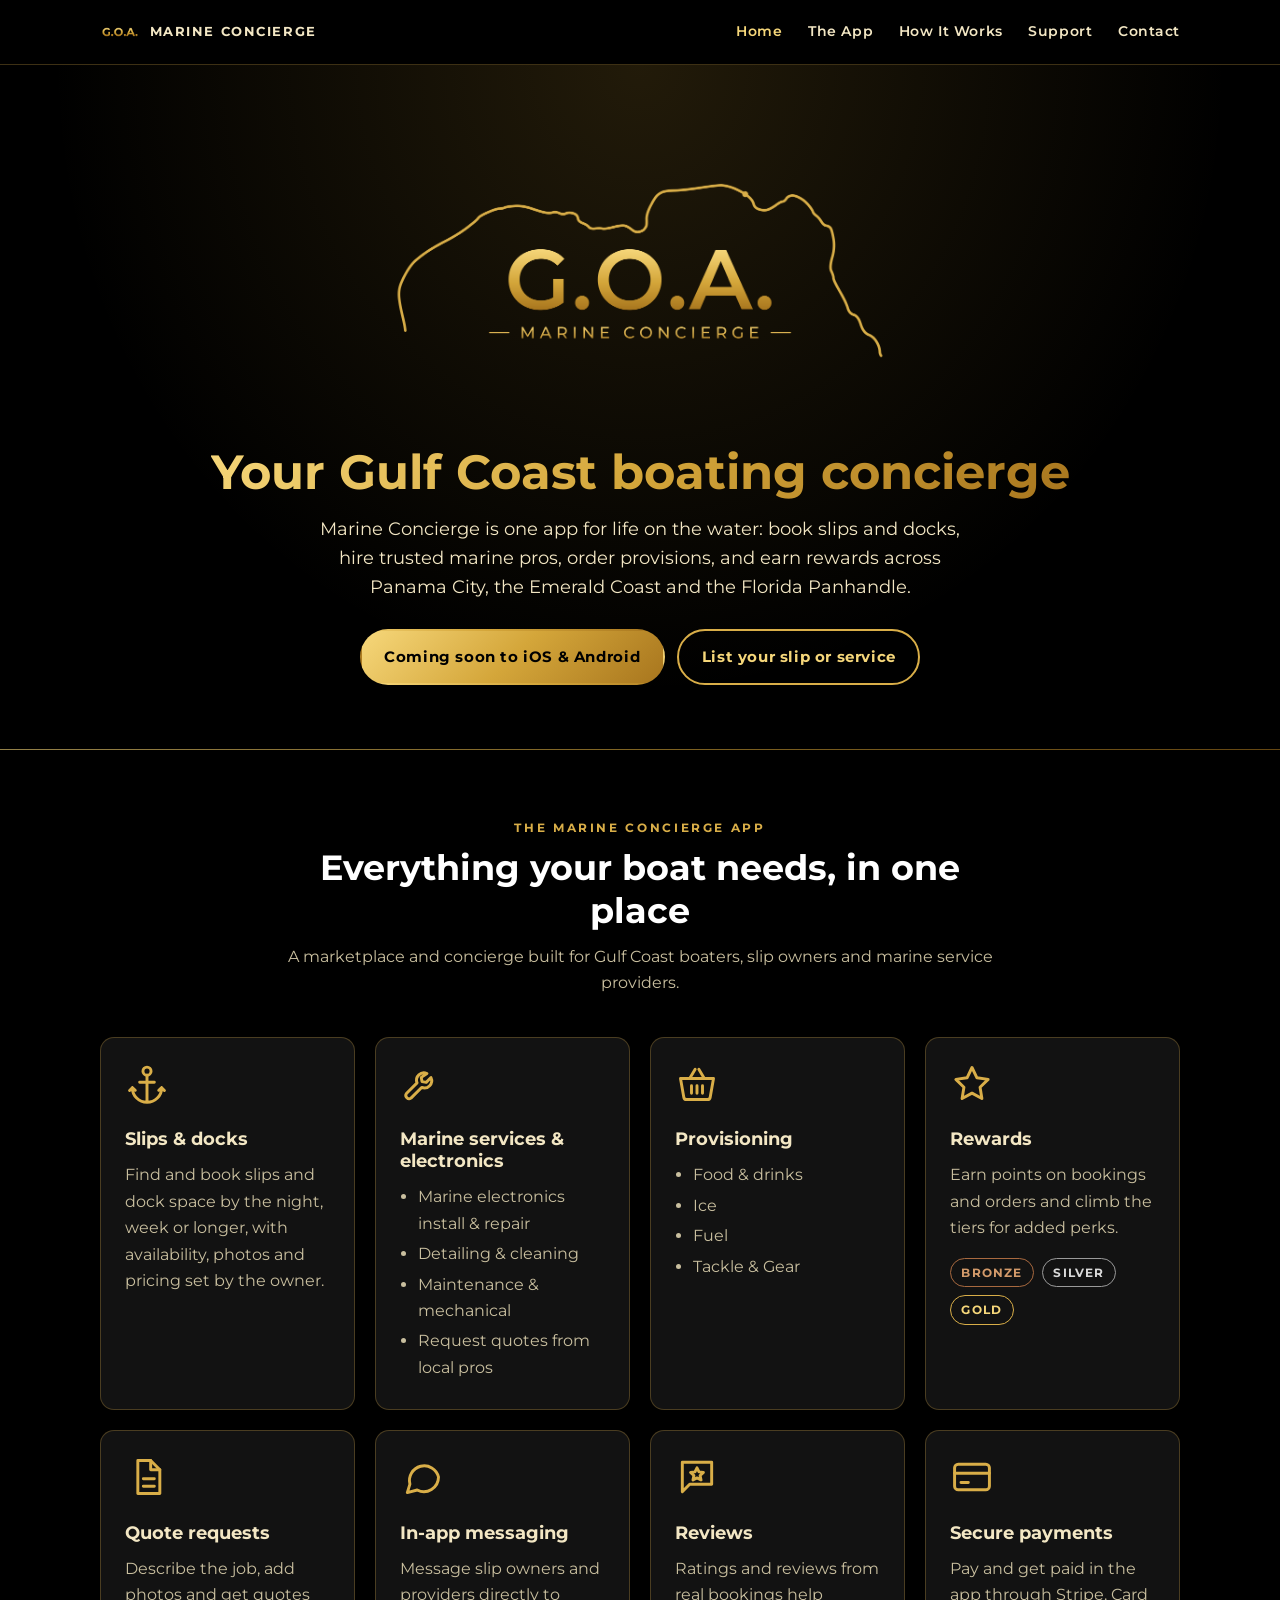
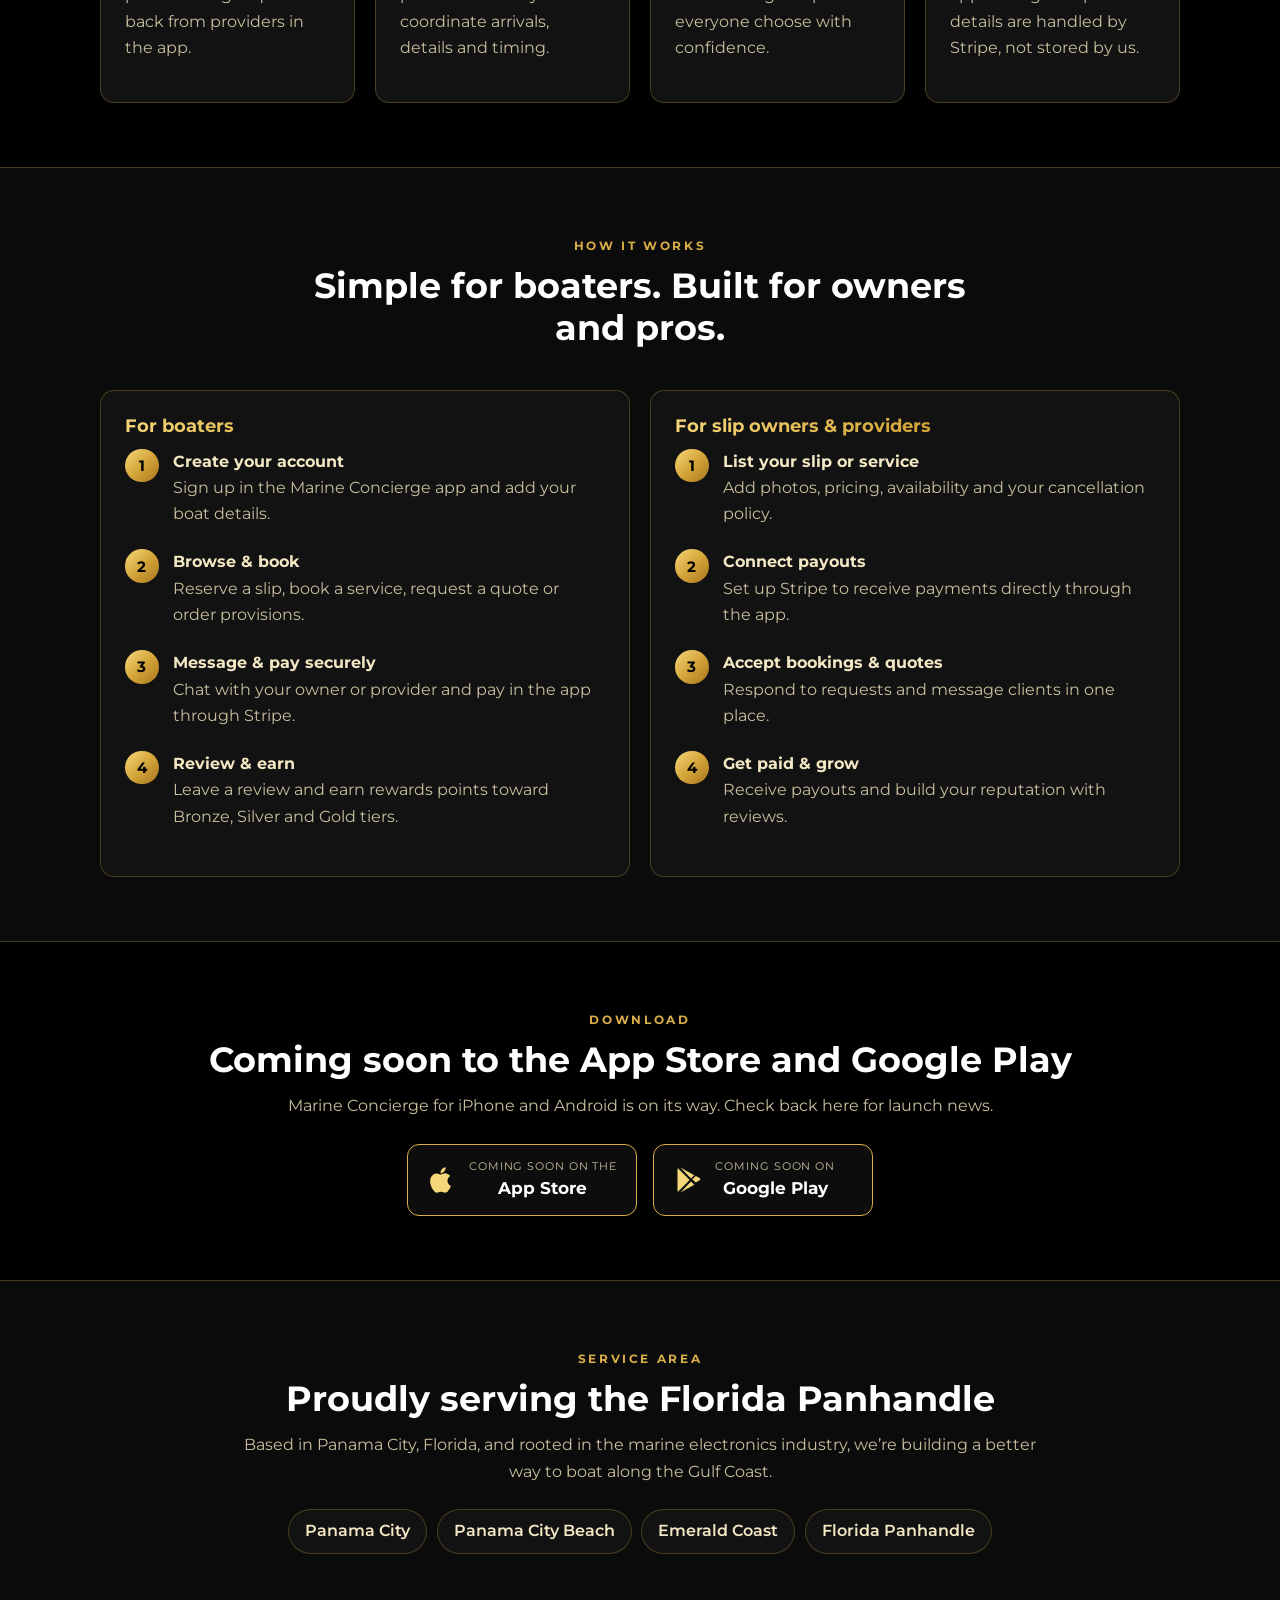
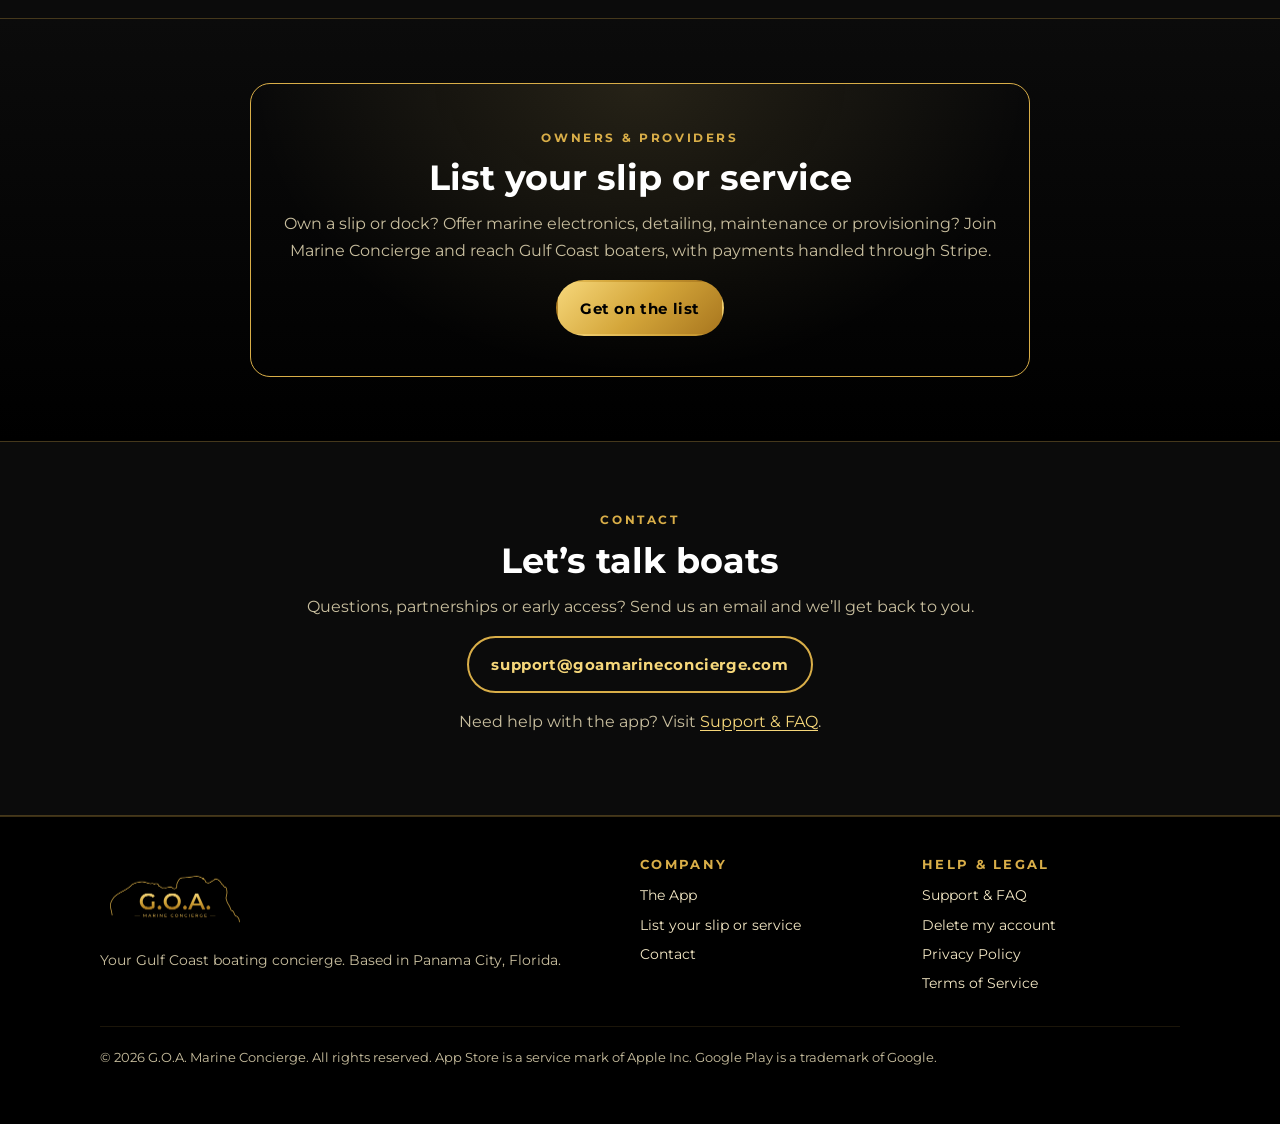
<file: index.html>
<!doctype html>
<html lang="en">
<head>
<meta charset="utf-8">
<meta name="viewport" content="width=device-width, initial-scale=1">
<title>G.O.A. Marine Concierge | Your Gulf Coast Boating Concierge</title>
<meta name="description" content="Marine Concierge app for Gulf Coast boaters: book slips and docks, marine electronics and services, provisioning, and rewards. Panama City, FL and the Florida Panhandle.">
<meta name="theme-color" content="#000000">
<link rel="canonical" href="https://goamarineconcierge.com/">
<meta property="og:type" content="website">
<meta property="og:site_name" content="G.O.A. Marine Concierge">
<meta property="og:title" content="G.O.A. Marine Concierge | Your Gulf Coast Boating Concierge">
<meta property="og:description" content="Marine Concierge app for Gulf Coast boaters: book slips and docks, marine electronics and services, provisioning, and rewards. Panama City, FL and the Florida Panhandle.">
<meta property="og:url" content="https://goamarineconcierge.com/">
<meta property="og:image" content="https://goamarineconcierge.com/assets/logo.png">
<meta property="og:image:alt" content="G.O.A. Marine Concierge logo">
<meta name="twitter:card" content="summary_large_image">
<meta name="twitter:title" content="G.O.A. Marine Concierge | Your Gulf Coast Boating Concierge">
<meta name="twitter:description" content="Marine Concierge app for Gulf Coast boaters: book slips and docks, marine electronics and services, provisioning, and rewards. Panama City, FL and the Florida Panhandle.">
<meta name="twitter:image" content="https://goamarineconcierge.com/assets/logo.png">
<link rel="icon" type="image/png" href="assets/favicon.png">
<link rel="apple-touch-icon" href="assets/favicon.png">
<link rel="preconnect" href="https://fonts.googleapis.com">
<link rel="preconnect" href="https://fonts.gstatic.com" crossorigin>
<link href="https://fonts.googleapis.com/css2?family=Montserrat:wght@400;500;600;700&amp;display=swap" rel="stylesheet">
<link rel="stylesheet" href="assets/styles.css">
</head>
<body>
<a class="skip-link" href="#main">Skip to content</a>
<header class="site-header">
  <div class="container header-inner">
    <a class="brand" href="index.html" aria-label="G.O.A. Marine Concierge home">
      <img src="assets/favicon.png" alt="" width="40" height="40">
      <span>Marine Concierge</span>
    </a>
    <button class="nav-toggle" type="button" aria-expanded="false" aria-controls="site-nav">Menu</button>
    <nav id="site-nav" class="site-nav" aria-label="Main">
      <ul><li><a href="index.html" aria-current="page">Home</a></li><li><a href="index.html#features">The App</a></li><li><a href="index.html#how">How It Works</a></li><li><a href="support.html">Support</a></li><li><a href="index.html#contact">Contact</a></li></ul>
    </nav>
  </div>
</header>
<main id="main">

<section class="hero" aria-labelledby="hero-title">
  <div class="container">
    <img class="hero-logo" src="assets/logo.png" alt="G.O.A. Marine Concierge logo: Florida Gulf Coast outline over G.O.A. Marine Concierge" width="2400" height="1600" fetchpriority="high">
    <h1 id="hero-title"><span class="gold-text">Your Gulf Coast boating concierge</span></h1>
    <p class="lead">Marine Concierge is one app for life on the water: book slips and docks, hire trusted marine pros, order provisions, and earn rewards across Panama City, the Emerald Coast and the Florida Panhandle.</p>
    <div class="btn-row">
      <a class="btn btn-gold" href="#app">Coming soon to iOS &amp; Android</a>
      <a class="btn btn-outline" href="#list">List your slip or service</a>
    </div>
  </div>
</section>

<hr class="rule">

<section id="features" aria-labelledby="features-title">
  <div class="container">
    <div class="section-head">
      <span class="eyebrow">The Marine Concierge app</span>
      <h2 id="features-title">Everything your boat needs, in one place</h2>
      <p class="muted">A marketplace and concierge built for Gulf Coast boaters, slip owners and marine service providers.</p>
    </div>
    <div class="grid grid-4">
      <article class="card"><svg class="icon" viewBox="0 0 24 24" fill="none" stroke="currentColor" stroke-width="1.6" stroke-linecap="round" stroke-linejoin="round" aria-hidden="true"><circle cx="12" cy="5" r="2.2"/><path d="M12 7.2V21M8 11h8M4 14a8 8 0 0 0 16 0M4 14l-1.5 1.5M4 14l1.6 1.4M20 14l1.5 1.5M20 14l-1.6 1.4"/></svg>
        <h3>Slips &amp; docks</h3>
        <p class="muted">Find and book slips and dock space by the night, week or longer, with availability, photos and pricing set by the owner.</p>
      </article>
      <article class="card"><svg class="icon" viewBox="0 0 24 24" fill="none" stroke="currentColor" stroke-width="1.6" stroke-linecap="round" stroke-linejoin="round" aria-hidden="true"><path d="M14.7 6.3a4 4 0 0 0-5.4 5.1L3.5 17.2a1.8 1.8 0 0 0 2.5 2.5l5.8-5.8a4 4 0 0 0 5.1-5.4l-2.6 2.6-2.3-.4-.4-2.3z"/></svg>
        <h3>Marine services &amp; electronics</h3>
        <ul>
          <li>Marine electronics install &amp; repair</li>
          <li>Detailing &amp; cleaning</li>
          <li>Maintenance &amp; mechanical</li>
          <li>Request quotes from local pros</li>
        </ul>
      </article>
      <article class="card"><svg class="icon" viewBox="0 0 24 24" fill="none" stroke="currentColor" stroke-width="1.6" stroke-linecap="round" stroke-linejoin="round" aria-hidden="true"><path d="M3 9h18l-1.8 10.2a1.5 1.5 0 0 1-1.5 1.3H6.3a1.5 1.5 0 0 1-1.5-1.3z"/><path d="M8 9l3-5M16 9l-3-5M9 13v4M15 13v4M12 13v4"/></svg>
        <h3>Provisioning</h3>
        <ul>
          <li>Food &amp; drinks</li>
          <li>Ice</li>
          <li>Fuel</li>
          <li>Tackle &amp; Gear</li>
        </ul>
      </article>
      <article class="card"><svg class="icon" viewBox="0 0 24 24" fill="none" stroke="currentColor" stroke-width="1.6" stroke-linecap="round" stroke-linejoin="round" aria-hidden="true"><path d="M12 3l2.7 5.6 6.1.9-4.4 4.3 1 6.1L12 17l-5.4 2.9 1-6.1-4.4-4.3 6.1-.9z"/></svg>
        <h3>Rewards</h3>
        <p class="muted">Earn points on bookings and orders and climb the tiers for added perks.</p>
        <div class="tiers" aria-label="Reward tiers"><span class="tier bronze">Bronze</span><span class="tier silver">Silver</span><span class="tier goldt">Gold</span></div>
      </article>
    </div>
    <div class="grid grid-4" style="margin-top:1.25rem">
      <article class="card"><svg class="icon" viewBox="0 0 24 24" fill="none" stroke="currentColor" stroke-width="1.6" stroke-linecap="round" stroke-linejoin="round" aria-hidden="true"><path d="M7 3h7l5 5v13H7z"/><path d="M14 3v5h5M10 13h6M10 17h6"/></svg><h3>Quote requests</h3><p class="muted">Describe the job, add photos and get quotes back from providers in the app.</p></article>
      <article class="card"><svg class="icon" viewBox="0 0 24 24" fill="none" stroke="currentColor" stroke-width="1.6" stroke-linecap="round" stroke-linejoin="round" aria-hidden="true"><path d="M21 12a8 8 0 0 1-11.6 7.1L4 20.5l1.4-4.6A8 8 0 1 1 21 12z"/></svg><h3>In-app messaging</h3><p class="muted">Message slip owners and providers directly to coordinate arrivals, details and timing.</p></article>
      <article class="card"><svg class="icon" viewBox="0 0 24 24" fill="none" stroke="currentColor" stroke-width="1.6" stroke-linecap="round" stroke-linejoin="round" aria-hidden="true"><path d="M4 4h16v12H8l-4 4z"/><path d="M12 7l1.1 2.2 2.4.3-1.8 1.7.5 2.4L12 12.5l-2.2 1.1.5-2.4-1.8-1.7 2.4-.3z"/></svg><h3>Reviews</h3><p class="muted">Ratings and reviews from real bookings help everyone choose with confidence.</p></article>
      <article class="card"><svg class="icon" viewBox="0 0 24 24" fill="none" stroke="currentColor" stroke-width="1.6" stroke-linecap="round" stroke-linejoin="round" aria-hidden="true"><rect x="2.5" y="5" width="19" height="14" rx="2"/><path d="M2.5 10h19M6 15h4"/></svg><h3>Secure payments</h3><p class="muted">Pay and get paid in the app through Stripe. Card details are handled by Stripe, not stored by us.</p></article>
    </div>
  </div>
</section>

<section id="how" class="alt" aria-labelledby="how-title">
  <div class="container">
    <div class="section-head">
      <span class="eyebrow">How it works</span>
      <h2 id="how-title">Simple for boaters. Built for owners and pros.</h2>
    </div>
    <div class="grid grid-2">
      <div class="card">
        <h3 class="gold-text">For boaters</h3>
        <ol class="steps">
          <li><strong>Create your account</strong>Sign up in the Marine Concierge app and add your boat details.</li>
          <li><strong>Browse &amp; book</strong>Reserve a slip, book a service, request a quote or order provisions.</li>
          <li><strong>Message &amp; pay securely</strong>Chat with your owner or provider and pay in the app through Stripe.</li>
          <li><strong>Review &amp; earn</strong>Leave a review and earn rewards points toward Bronze, Silver and Gold tiers.</li>
        </ol>
      </div>
      <div class="card">
        <h3 class="gold-text">For slip owners &amp; providers</h3>
        <ol class="steps">
          <li><strong>List your slip or service</strong>Add photos, pricing, availability and your cancellation policy.</li>
          <li><strong>Connect payouts</strong>Set up Stripe to receive payments directly through the app.</li>
          <li><strong>Accept bookings &amp; quotes</strong>Respond to requests and message clients in one place.</li>
          <li><strong>Get paid &amp; grow</strong>Receive payouts and build your reputation with reviews.</li>
        </ol>
      </div>
    </div>
  </div>
</section>

<section id="app" aria-labelledby="app-title">
  <div class="container center">
    <span class="eyebrow">Download</span>
    <h2 id="app-title">Coming soon to the App Store and Google Play</h2>
    <p class="muted">Marine Concierge for iPhone and Android is on its way. Check back here for launch news.</p>
    <div class="badges" role="list">
      <div class="badge" role="listitem" aria-label="App Store: coming soon"><svg viewBox="0 0 24 24" aria-hidden="true"><path d="M16.4 12.6c0-2.6 2.1-3.8 2.2-3.9-1.2-1.8-3.1-2-3.7-2-1.6-.2-3.1.9-3.9.9-.8 0-2-.9-3.4-.9-1.7 0-3.3 1-4.2 2.6-1.8 3.1-.5 7.7 1.3 10.2.9 1.2 1.9 2.6 3.2 2.6 1.3-.1 1.8-.8 3.3-.8 1.6 0 2 .8 3.4.8 1.4 0 2.3-1.3 3.1-2.5 1-1.4 1.4-2.8 1.4-2.9-.1 0-2.7-1-2.7-4.1zM13.9 5c.7-.9 1.2-2 1-3.2-1 0-2.3.7-3 1.6-.7.8-1.2 2-1.1 3.1 1.2.1 2.3-.6 3.1-1.5z"/></svg><span><small>Coming soon on the</small><b>App Store</b></span></div>
      <div class="badge" role="listitem" aria-label="Google Play: coming soon"><svg viewBox="0 0 24 24" aria-hidden="true"><path d="M4 2.6c-.3.3-.4.7-.4 1.2v16.4c0 .5.1.9.4 1.2l9.3-9.4L4 2.6zm10.4 10.5l2.6 2.6-11.1 6.3 8.5-8.9zm3.8-4.4l3 1.7c.9.5.9 1.3 0 1.8l-3 1.7-2.8-2.6 2.8-2.6zM5.9 1.9L17 8.2l-2.6 2.6-8.5-8.9z"/></svg><span><small>Coming soon on</small><b>Google Play</b></span></div>
    </div>
  </div>
</section>

<section id="area" class="alt" aria-labelledby="area-title">
  <div class="container center">
    <span class="eyebrow">Service area</span>
    <h2 id="area-title">Proudly serving the Florida Panhandle</h2>
    <p class="muted narrow" style="margin:0 auto 1.5rem">Based in Panama City, Florida, and rooted in the marine electronics industry, we&rsquo;re building a better way to boat along the Gulf Coast.</p>
    <ul class="area-list">
      <li>Panama City</li>
      <li>Panama City Beach</li>
      <li>Emerald Coast</li>
      <li>Florida Panhandle</li>
    </ul>
  </div>
</section>

<section id="list" class="cta-band" aria-labelledby="list-title">
  <div class="container narrow">
    <div class="cta-box">
      <span class="eyebrow">Owners &amp; providers</span>
      <h2 id="list-title">List your slip or service</h2>
      <p class="muted">Own a slip or dock? Offer marine electronics, detailing, maintenance or provisioning? Join Marine Concierge and reach Gulf Coast boaters, with payments handled through Stripe.</p>
      <div class="btn-row">
        <a class="btn btn-gold" href="mailto:support@goamarineconcierge.com?subject=List%20my%20slip%20or%20service">Get on the list</a>
      </div>
    </div>
  </div>
</section>

<section id="contact" class="alt" aria-labelledby="contact-title">
  <div class="container center narrow">
    <span class="eyebrow">Contact</span>
    <h2 id="contact-title">Let&rsquo;s talk boats</h2>
    <p class="muted">Questions, partnerships or early access? Send us an email and we&rsquo;ll get back to you.</p>
    <p><a class="btn btn-outline" href="mailto:support@goamarineconcierge.com">support@goamarineconcierge.com</a></p>
    <p class="muted">Need help with the app? Visit <a href="support.html">Support &amp; FAQ</a>.</p>
  </div>
</section>

</main>
<footer class="site-footer">
  <div class="container">
    <div class="footer-inner">
      <div>
        <img src="assets/logo.png" alt="G.O.A. Marine Concierge" width="150" height="100" loading="lazy">
        <p>Your Gulf Coast boating concierge. Based in Panama City, Florida.</p>
      </div>
      <div>
        <h3>Company</h3>
        <ul>
          <li><a href="index.html#features">The App</a></li>
          <li><a href="index.html#list">List your slip or service</a></li>
          <li><a href="index.html#contact">Contact</a></li>
        </ul>
      </div>
      <div>
        <h3>Help &amp; Legal</h3>
        <ul>
          <li><a href="support.html">Support &amp; FAQ</a></li>
          <li><a href="support.html#delete-account">Delete my account</a></li>
          <li><a href="privacy.html">Privacy Policy</a></li>
          <li><a href="terms.html">Terms of Service</a></li>
        </ul>
      </div>
    </div>
    <p class="copyright">&copy; <span id="year">2026</span> G.O.A. Marine Concierge. All rights reserved. App Store is a service mark of Apple Inc. Google Play is a trademark of Google.</p>
  </div>
</footer>
<script src="assets/site.js" defer></script>
</body>
</html>
</file>
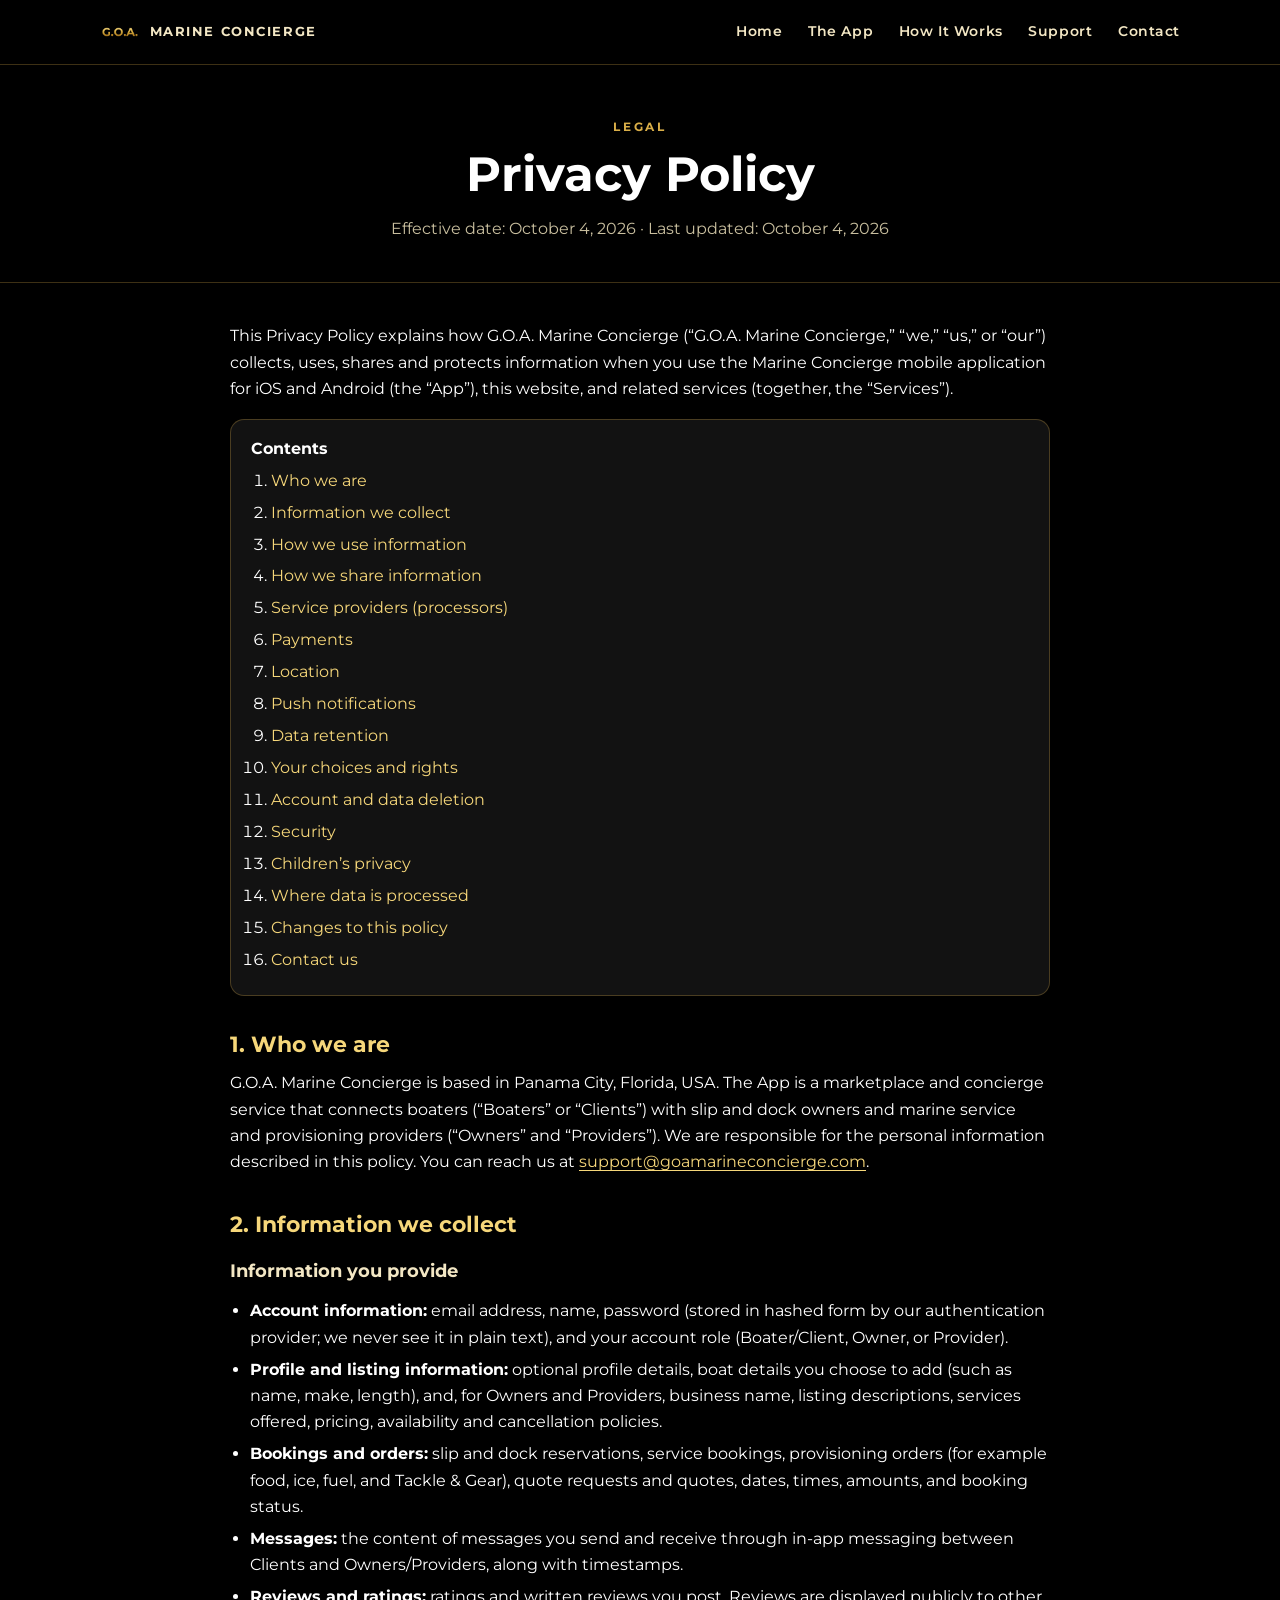
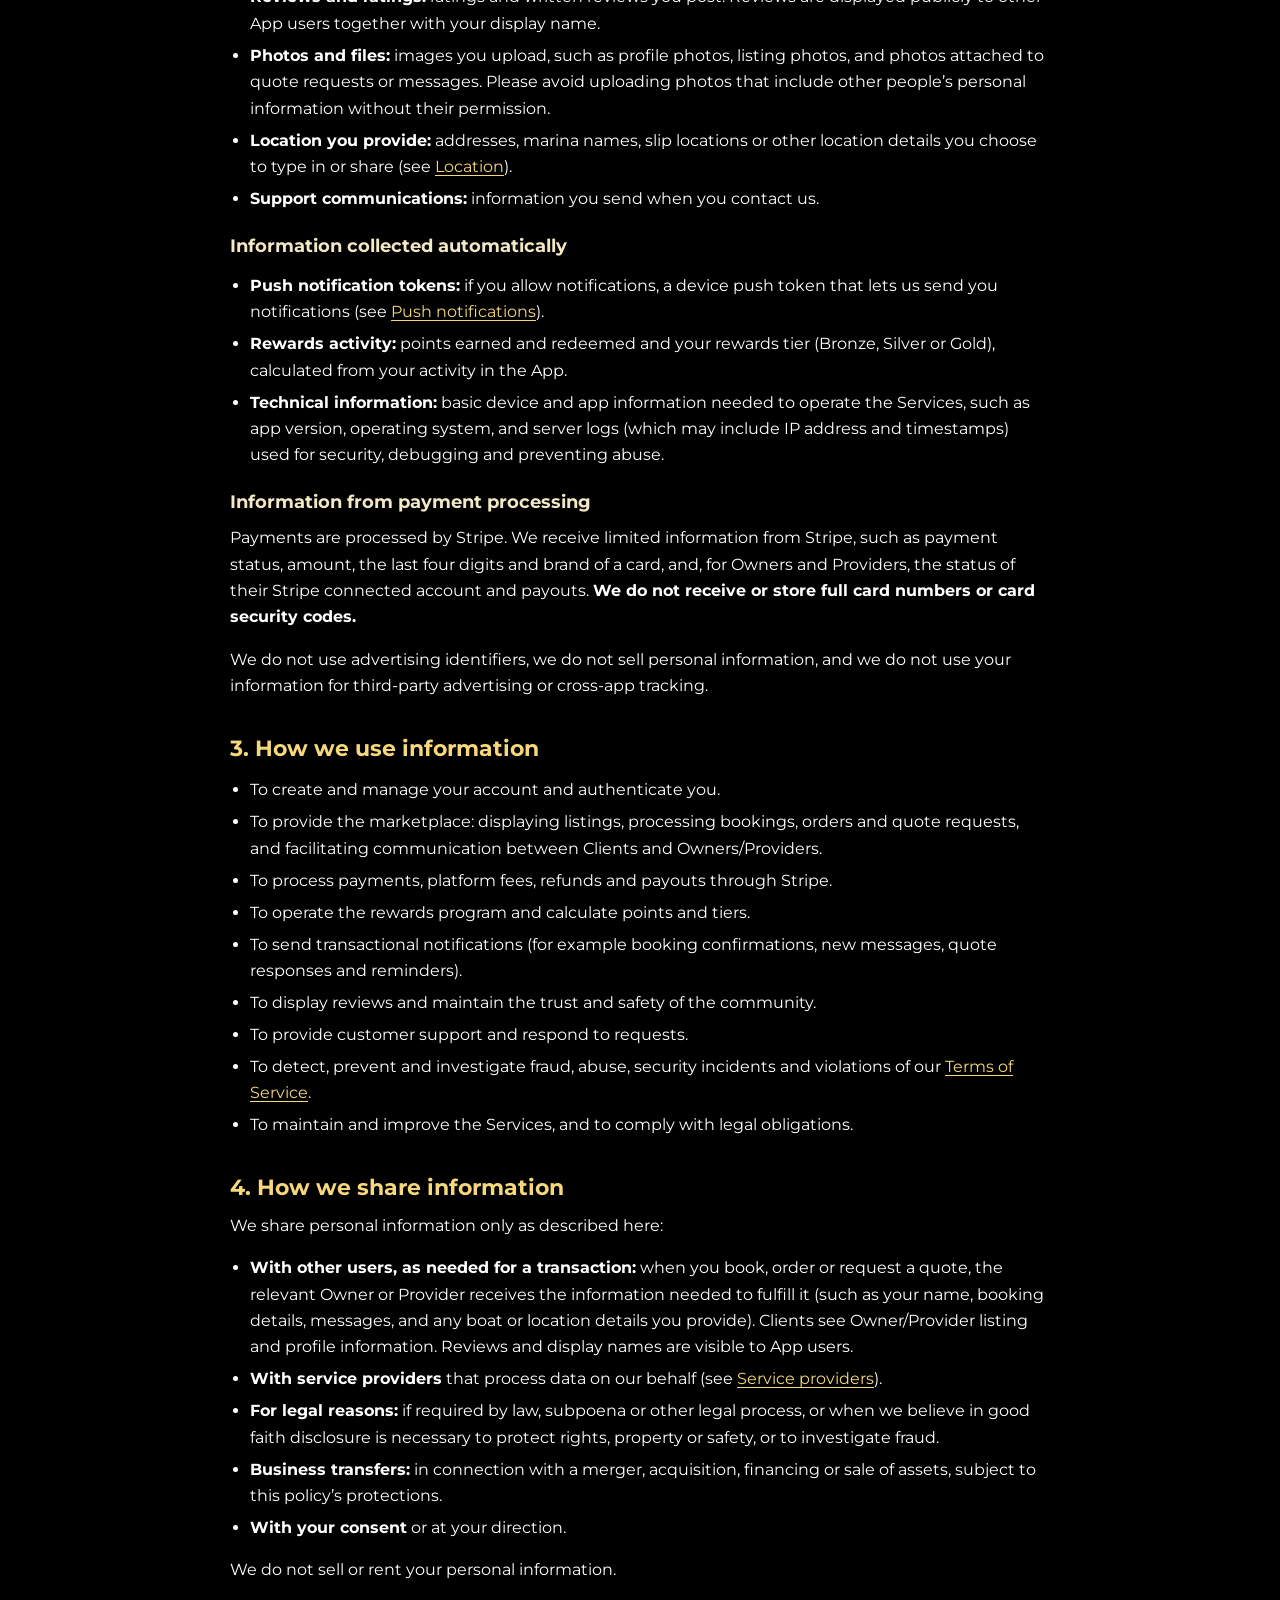
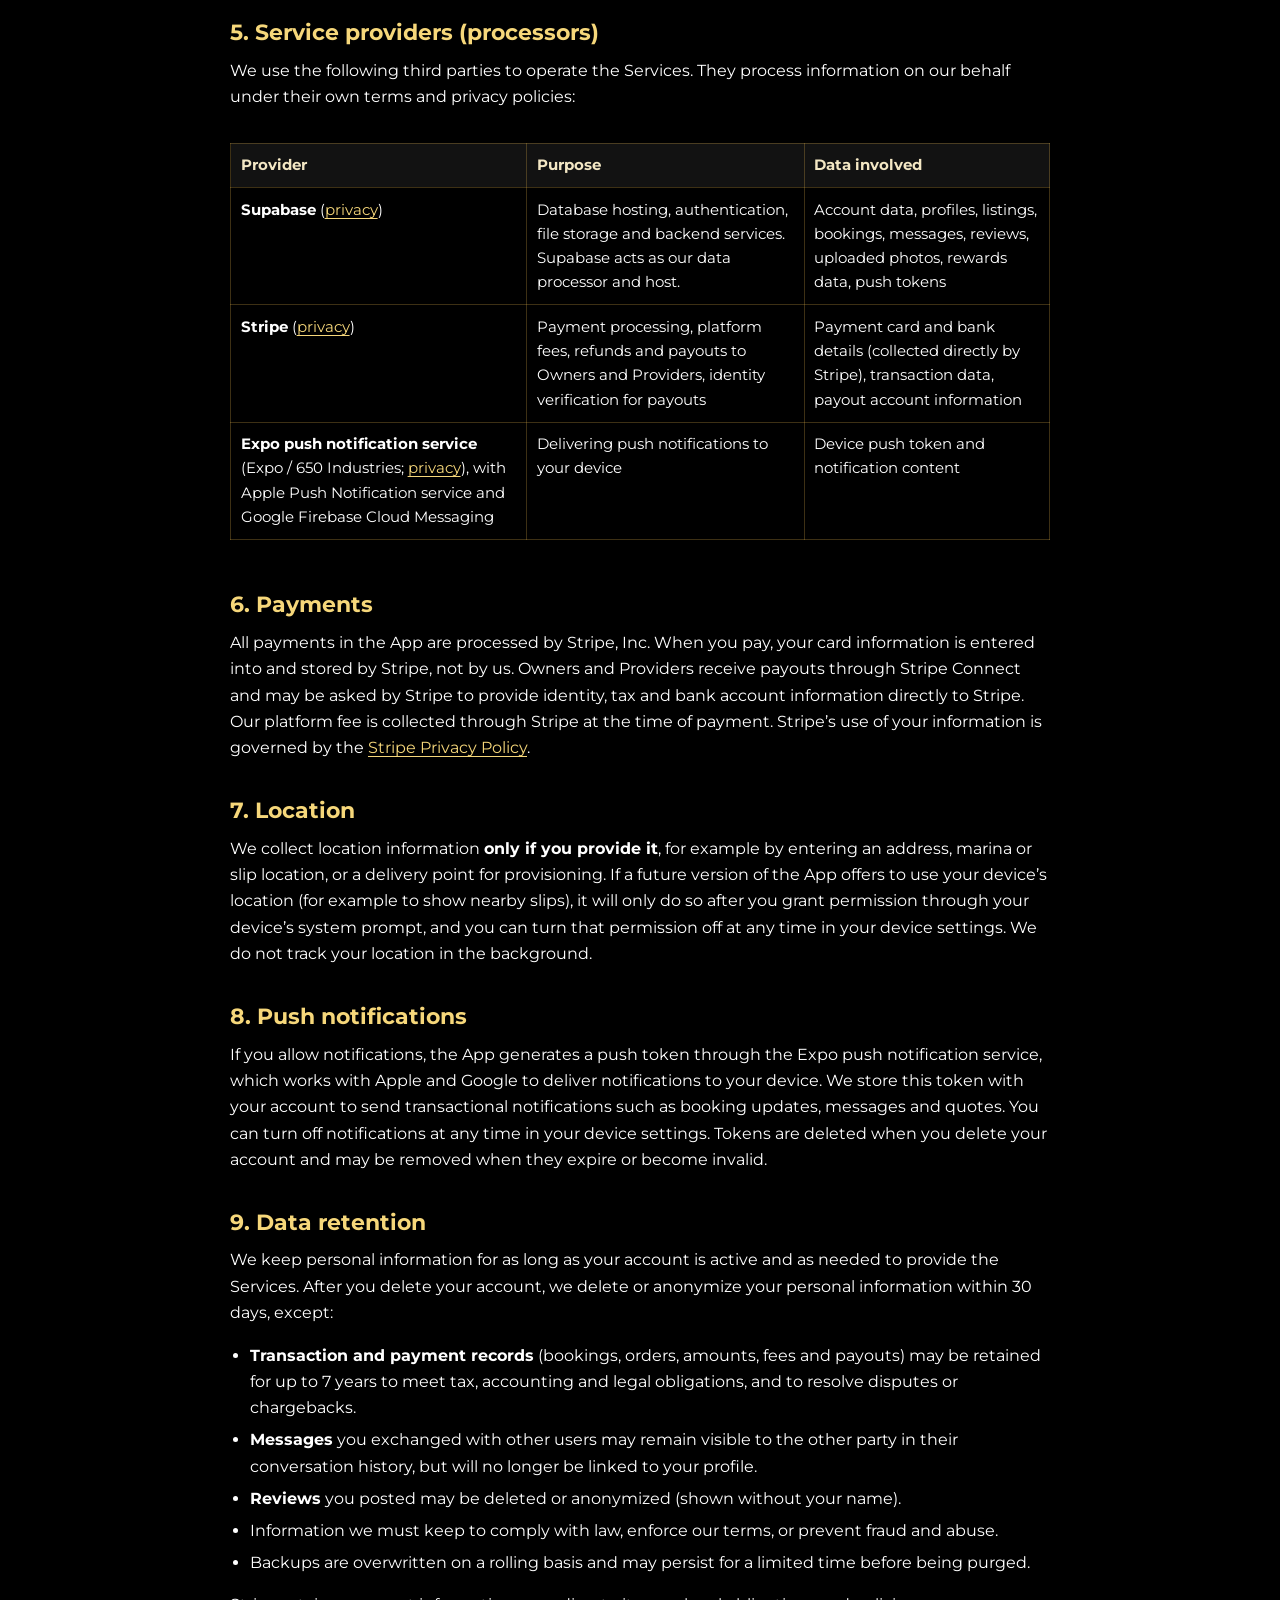
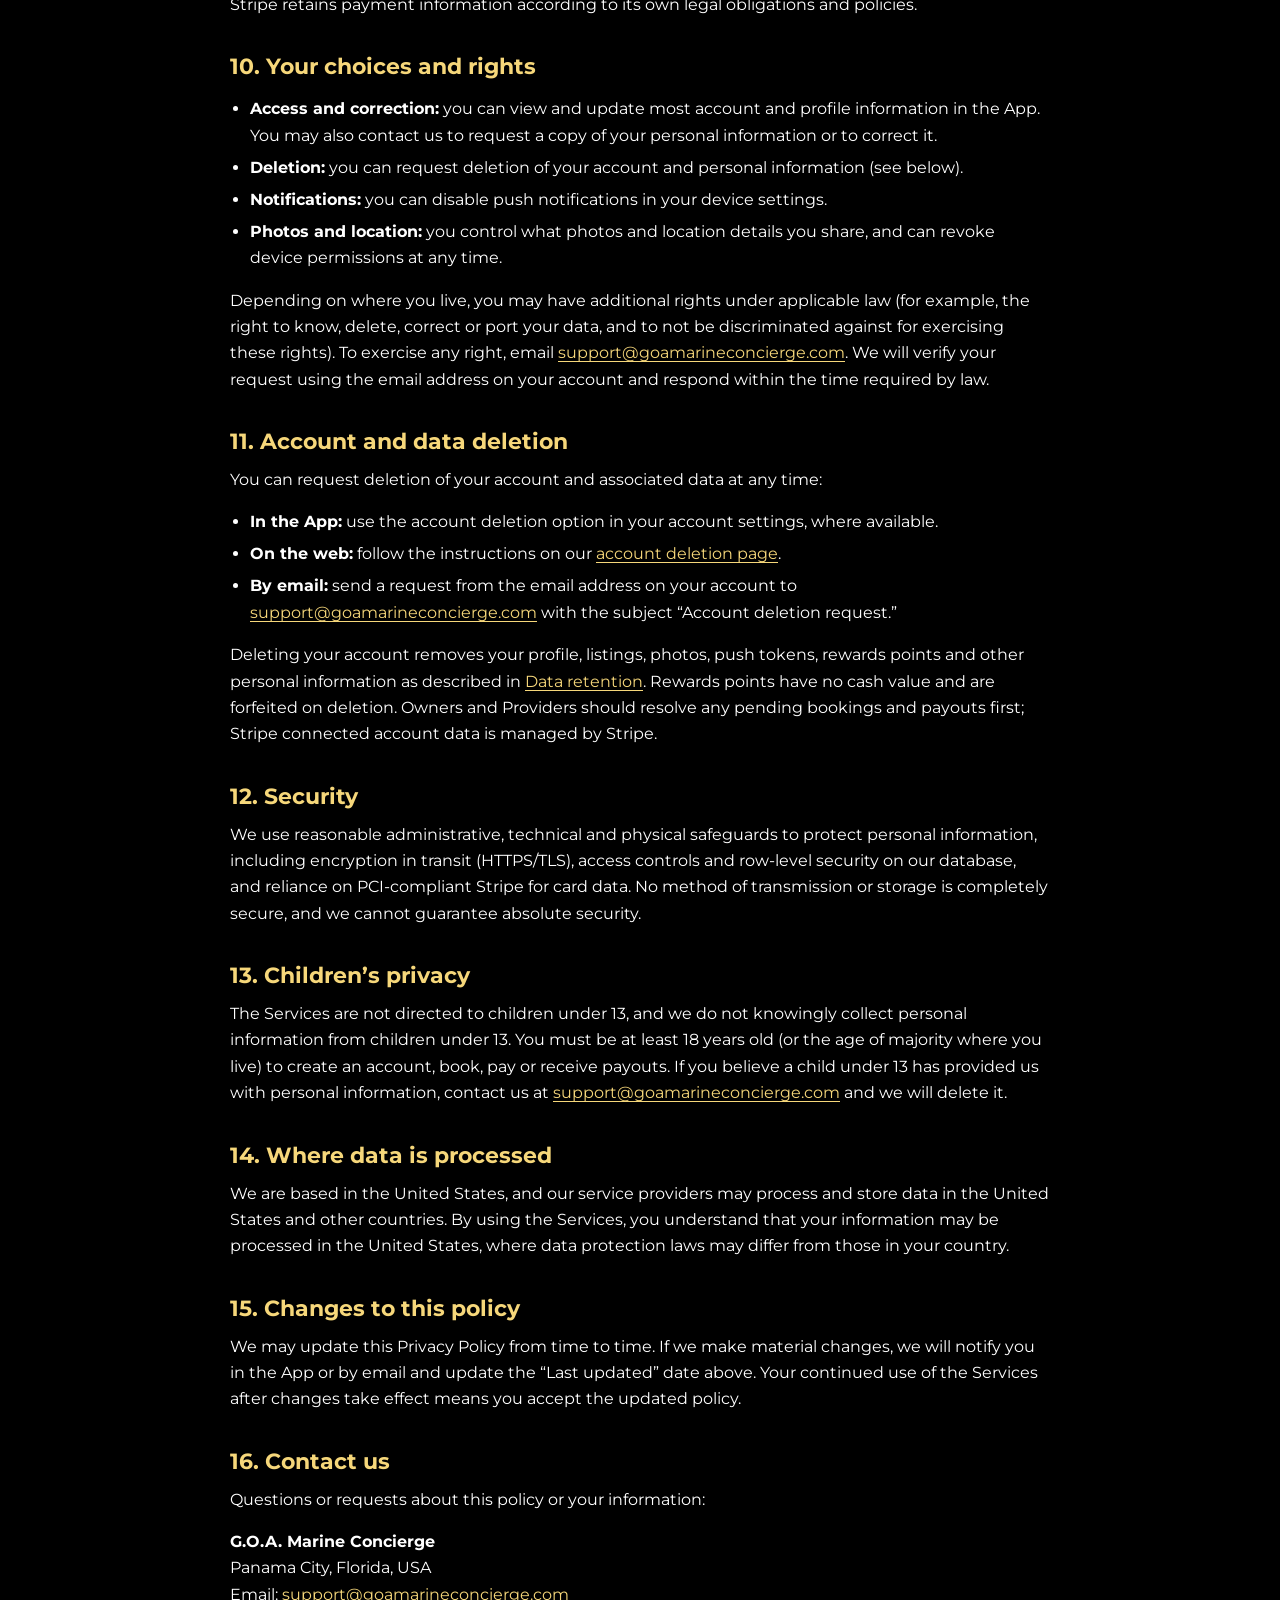
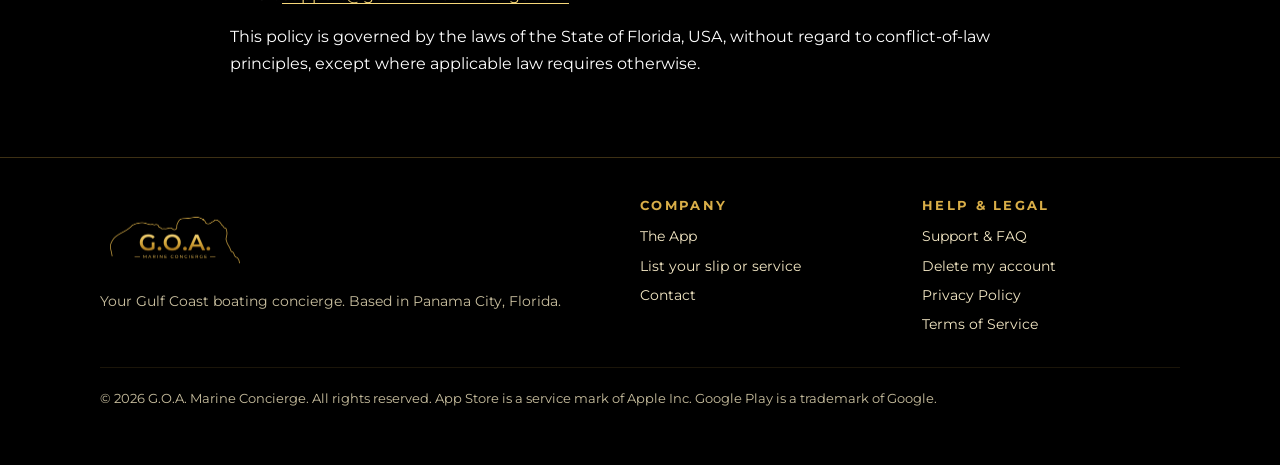
<file: privacy.html>
<!doctype html>
<html lang="en">
<head>
<meta charset="utf-8">
<meta name="viewport" content="width=device-width, initial-scale=1">
<title>Privacy Policy | G.O.A. Marine Concierge</title>
<meta name="description" content="Privacy Policy for the Marine Concierge app by G.O.A. Marine Concierge: what we collect, how we use it, Stripe payments, Supabase hosting, push notifications, retention and deletion.">
<meta name="theme-color" content="#000000">
<link rel="canonical" href="https://goamarineconcierge.com/privacy.html">
<meta property="og:type" content="website">
<meta property="og:site_name" content="G.O.A. Marine Concierge">
<meta property="og:title" content="Privacy Policy | G.O.A. Marine Concierge">
<meta property="og:description" content="Privacy Policy for the Marine Concierge app by G.O.A. Marine Concierge: what we collect, how we use it, Stripe payments, Supabase hosting, push notifications, retention and deletion.">
<meta property="og:url" content="https://goamarineconcierge.com/privacy.html">
<meta property="og:image" content="https://goamarineconcierge.com/assets/logo.png">
<meta property="og:image:alt" content="G.O.A. Marine Concierge logo">
<meta name="twitter:card" content="summary_large_image">
<meta name="twitter:title" content="Privacy Policy | G.O.A. Marine Concierge">
<meta name="twitter:description" content="Privacy Policy for the Marine Concierge app by G.O.A. Marine Concierge: what we collect, how we use it, Stripe payments, Supabase hosting, push notifications, retention and deletion.">
<meta name="twitter:image" content="https://goamarineconcierge.com/assets/logo.png">
<link rel="icon" type="image/png" href="assets/favicon.png">
<link rel="apple-touch-icon" href="assets/favicon.png">
<link rel="preconnect" href="https://fonts.googleapis.com">
<link rel="preconnect" href="https://fonts.gstatic.com" crossorigin>
<link href="https://fonts.googleapis.com/css2?family=Montserrat:wght@400;500;600;700&amp;display=swap" rel="stylesheet">
<link rel="stylesheet" href="assets/styles.css">
</head>
<body>
<a class="skip-link" href="#main">Skip to content</a>
<header class="site-header">
  <div class="container header-inner">
    <a class="brand" href="index.html" aria-label="G.O.A. Marine Concierge home">
      <img src="assets/favicon.png" alt="" width="40" height="40">
      <span>Marine Concierge</span>
    </a>
    <button class="nav-toggle" type="button" aria-expanded="false" aria-controls="site-nav">Menu</button>
    <nav id="site-nav" class="site-nav" aria-label="Main">
      <ul><li><a href="index.html">Home</a></li><li><a href="index.html#features">The App</a></li><li><a href="index.html#how">How It Works</a></li><li><a href="support.html">Support</a></li><li><a href="index.html#contact">Contact</a></li></ul>
    </nav>
  </div>
</header>
<main id="main">

<div class="page-head"><div class="container narrow">
  <span class="eyebrow">Legal</span>
  <h1>Privacy Policy</h1>
  <p class="muted">Effective date: October 4, 2026 &middot; Last updated: October 4, 2026</p>
</div></div>
<div class="container narrow legal">
<p>This Privacy Policy explains how G.O.A. Marine Concierge (&ldquo;G.O.A. Marine Concierge,&rdquo; &ldquo;we,&rdquo; &ldquo;us,&rdquo; or &ldquo;our&rdquo;) collects, uses, shares and protects information when you use the Marine Concierge mobile application for iOS and Android (the &ldquo;App&rdquo;), this website, and related services (together, the &ldquo;Services&rdquo;).</p>
<nav class="toc" aria-label="Privacy policy contents"><strong>Contents</strong><ol><li><a href="#intro">Who we are</a></li><li><a href="#collect">Information we collect</a></li><li><a href="#use">How we use information</a></li><li><a href="#share">How we share information</a></li><li><a href="#processors">Service providers (processors)</a></li><li><a href="#payments">Payments</a></li><li><a href="#location">Location</a></li><li><a href="#push">Push notifications</a></li><li><a href="#retention">Data retention</a></li><li><a href="#rights">Your choices and rights</a></li><li><a href="#delete">Account and data deletion</a></li><li><a href="#security">Security</a></li><li><a href="#children">Children&rsquo;s privacy</a></li><li><a href="#intl">Where data is processed</a></li><li><a href="#changes">Changes to this policy</a></li><li><a href="#contact-us">Contact us</a></li></ol></nav>

<h2 id="intro">1. Who we are</h2>
<p>G.O.A. Marine Concierge is based in Panama City, Florida, USA. The App is a marketplace and concierge service that connects boaters (&ldquo;Boaters&rdquo; or &ldquo;Clients&rdquo;) with slip and dock owners and marine service and provisioning providers (&ldquo;Owners&rdquo; and &ldquo;Providers&rdquo;). We are responsible for the personal information described in this policy. You can reach us at <a href="mailto:support@goamarineconcierge.com">support@goamarineconcierge.com</a>.</p>

<h2 id="collect">2. Information we collect</h2>
<h3>Information you provide</h3>
<ul>
  <li><strong>Account information:</strong> email address, name, password (stored in hashed form by our authentication provider; we never see it in plain text), and your account role (Boater/Client, Owner, or Provider).</li>
  <li><strong>Profile and listing information:</strong> optional profile details, boat details you choose to add (such as name, make, length), and, for Owners and Providers, business name, listing descriptions, services offered, pricing, availability and cancellation policies.</li>
  <li><strong>Bookings and orders:</strong> slip and dock reservations, service bookings, provisioning orders (for example food, ice, fuel, and Tackle &amp; Gear), quote requests and quotes, dates, times, amounts, and booking status.</li>
  <li><strong>Messages:</strong> the content of messages you send and receive through in-app messaging between Clients and Owners/Providers, along with timestamps.</li>
  <li><strong>Reviews and ratings:</strong> ratings and written reviews you post. Reviews are displayed publicly to other App users together with your display name.</li>
  <li><strong>Photos and files:</strong> images you upload, such as profile photos, listing photos, and photos attached to quote requests or messages. Please avoid uploading photos that include other people&rsquo;s personal information without their permission.</li>
  <li><strong>Location you provide:</strong> addresses, marina names, slip locations or other location details you choose to type in or share (see <a href="#location">Location</a>).</li>
  <li><strong>Support communications:</strong> information you send when you contact us.</li>
</ul>
<h3>Information collected automatically</h3>
<ul>
  <li><strong>Push notification tokens:</strong> if you allow notifications, a device push token that lets us send you notifications (see <a href="#push">Push notifications</a>).</li>
  <li><strong>Rewards activity:</strong> points earned and redeemed and your rewards tier (Bronze, Silver or Gold), calculated from your activity in the App.</li>
  <li><strong>Technical information:</strong> basic device and app information needed to operate the Services, such as app version, operating system, and server logs (which may include IP address and timestamps) used for security, debugging and preventing abuse.</li>
</ul>
<h3>Information from payment processing</h3>
<p>Payments are processed by Stripe. We receive limited information from Stripe, such as payment status, amount, the last four digits and brand of a card, and, for Owners and Providers, the status of their Stripe connected account and payouts. <strong>We do not receive or store full card numbers or card security codes.</strong></p>
<p>We do not use advertising identifiers, we do not sell personal information, and we do not use your information for third-party advertising or cross-app tracking.</p>

<h2 id="use">3. How we use information</h2>
<ul>
  <li>To create and manage your account and authenticate you.</li>
  <li>To provide the marketplace: displaying listings, processing bookings, orders and quote requests, and facilitating communication between Clients and Owners/Providers.</li>
  <li>To process payments, platform fees, refunds and payouts through Stripe.</li>
  <li>To operate the rewards program and calculate points and tiers.</li>
  <li>To send transactional notifications (for example booking confirmations, new messages, quote responses and reminders).</li>
  <li>To display reviews and maintain the trust and safety of the community.</li>
  <li>To provide customer support and respond to requests.</li>
  <li>To detect, prevent and investigate fraud, abuse, security incidents and violations of our <a href="terms.html">Terms of Service</a>.</li>
  <li>To maintain and improve the Services, and to comply with legal obligations.</li>
</ul>

<h2 id="share">4. How we share information</h2>
<p>We share personal information only as described here:</p>
<ul>
  <li><strong>With other users, as needed for a transaction:</strong> when you book, order or request a quote, the relevant Owner or Provider receives the information needed to fulfill it (such as your name, booking details, messages, and any boat or location details you provide). Clients see Owner/Provider listing and profile information. Reviews and display names are visible to App users.</li>
  <li><strong>With service providers</strong> that process data on our behalf (see <a href="#processors">Service providers</a>).</li>
  <li><strong>For legal reasons:</strong> if required by law, subpoena or other legal process, or when we believe in good faith disclosure is necessary to protect rights, property or safety, or to investigate fraud.</li>
  <li><strong>Business transfers:</strong> in connection with a merger, acquisition, financing or sale of assets, subject to this policy&rsquo;s protections.</li>
  <li><strong>With your consent</strong> or at your direction.</li>
</ul>
<p>We do not sell or rent your personal information.</p>

<h2 id="processors">5. Service providers (processors)</h2>
<p>We use the following third parties to operate the Services. They process information on our behalf under their own terms and privacy policies:</p>
<div class="table-wrap"><table>
  <thead><tr><th scope="col">Provider</th><th scope="col">Purpose</th><th scope="col">Data involved</th></tr></thead>
  <tbody>
    <tr><td><strong>Supabase</strong> (<a href="https://supabase.com/privacy" rel="noopener">privacy</a>)</td><td>Database hosting, authentication, file storage and backend services. Supabase acts as our data processor and host.</td><td>Account data, profiles, listings, bookings, messages, reviews, uploaded photos, rewards data, push tokens</td></tr>
    <tr><td><strong>Stripe</strong> (<a href="https://stripe.com/privacy" rel="noopener">privacy</a>)</td><td>Payment processing, platform fees, refunds and payouts to Owners and Providers, identity verification for payouts</td><td>Payment card and bank details (collected directly by Stripe), transaction data, payout account information</td></tr>
    <tr><td><strong>Expo push notification service</strong> (Expo / 650 Industries; <a href="https://expo.dev/privacy" rel="noopener">privacy</a>), with Apple Push Notification service and Google Firebase Cloud Messaging</td><td>Delivering push notifications to your device</td><td>Device push token and notification content</td></tr>
  </tbody>
</table></div>

<h2 id="payments">6. Payments</h2>
<p>All payments in the App are processed by Stripe, Inc. When you pay, your card information is entered into and stored by Stripe, not by us. Owners and Providers receive payouts through Stripe Connect and may be asked by Stripe to provide identity, tax and bank account information directly to Stripe. Our platform fee is collected through Stripe at the time of payment. Stripe&rsquo;s use of your information is governed by the <a href="https://stripe.com/privacy" rel="noopener">Stripe Privacy Policy</a>.</p>

<h2 id="location">7. Location</h2>
<p>We collect location information <strong>only if you provide it</strong>, for example by entering an address, marina or slip location, or a delivery point for provisioning. If a future version of the App offers to use your device&rsquo;s location (for example to show nearby slips), it will only do so after you grant permission through your device&rsquo;s system prompt, and you can turn that permission off at any time in your device settings. We do not track your location in the background.</p>

<h2 id="push">8. Push notifications</h2>
<p>If you allow notifications, the App generates a push token through the Expo push notification service, which works with Apple and Google to deliver notifications to your device. We store this token with your account to send transactional notifications such as booking updates, messages and quotes. You can turn off notifications at any time in your device settings. Tokens are deleted when you delete your account and may be removed when they expire or become invalid.</p>

<h2 id="retention">9. Data retention</h2>
<p>We keep personal information for as long as your account is active and as needed to provide the Services. After you delete your account, we delete or anonymize your personal information within 30 days, except:</p>
<ul>
  <li><strong>Transaction and payment records</strong> (bookings, orders, amounts, fees and payouts) may be retained for up to 7 years to meet tax, accounting and legal obligations, and to resolve disputes or chargebacks.</li>
  <li><strong>Messages</strong> you exchanged with other users may remain visible to the other party in their conversation history, but will no longer be linked to your profile.</li>
  <li><strong>Reviews</strong> you posted may be deleted or anonymized (shown without your name).</li>
  <li>Information we must keep to comply with law, enforce our terms, or prevent fraud and abuse.</li>
  <li>Backups are overwritten on a rolling basis and may persist for a limited time before being purged.</li>
</ul>
<p>Stripe retains payment information according to its own legal obligations and policies.</p>

<h2 id="rights">10. Your choices and rights</h2>
<ul>
  <li><strong>Access and correction:</strong> you can view and update most account and profile information in the App. You may also contact us to request a copy of your personal information or to correct it.</li>
  <li><strong>Deletion:</strong> you can request deletion of your account and personal information (see below).</li>
  <li><strong>Notifications:</strong> you can disable push notifications in your device settings.</li>
  <li><strong>Photos and location:</strong> you control what photos and location details you share, and can revoke device permissions at any time.</li>
</ul>
<p>Depending on where you live, you may have additional rights under applicable law (for example, the right to know, delete, correct or port your data, and to not be discriminated against for exercising these rights). To exercise any right, email <a href="mailto:support@goamarineconcierge.com">support@goamarineconcierge.com</a>. We will verify your request using the email address on your account and respond within the time required by law.</p>

<h2 id="delete">11. Account and data deletion</h2>
<p>You can request deletion of your account and associated data at any time:</p>
<ul>
  <li><strong>In the App:</strong> use the account deletion option in your account settings, where available.</li>
  <li><strong>On the web:</strong> follow the instructions on our <a href="support.html#delete-account">account deletion page</a>.</li>
  <li><strong>By email:</strong> send a request from the email address on your account to <a href="mailto:support@goamarineconcierge.com?subject=Account%20deletion%20request">support@goamarineconcierge.com</a> with the subject &ldquo;Account deletion request.&rdquo;</li>
</ul>
<p>Deleting your account removes your profile, listings, photos, push tokens, rewards points and other personal information as described in <a href="#retention">Data retention</a>. Rewards points have no cash value and are forfeited on deletion. Owners and Providers should resolve any pending bookings and payouts first; Stripe connected account data is managed by Stripe.</p>

<h2 id="security">12. Security</h2>
<p>We use reasonable administrative, technical and physical safeguards to protect personal information, including encryption in transit (HTTPS/TLS), access controls and row-level security on our database, and reliance on PCI-compliant Stripe for card data. No method of transmission or storage is completely secure, and we cannot guarantee absolute security.</p>

<h2 id="children">13. Children&rsquo;s privacy</h2>
<p>The Services are not directed to children under 13, and we do not knowingly collect personal information from children under 13. You must be at least 18 years old (or the age of majority where you live) to create an account, book, pay or receive payouts. If you believe a child under 13 has provided us with personal information, contact us at <a href="mailto:support@goamarineconcierge.com">support@goamarineconcierge.com</a> and we will delete it.</p>

<h2 id="intl">14. Where data is processed</h2>
<p>We are based in the United States, and our service providers may process and store data in the United States and other countries. By using the Services, you understand that your information may be processed in the United States, where data protection laws may differ from those in your country.</p>

<h2 id="changes">15. Changes to this policy</h2>
<p>We may update this Privacy Policy from time to time. If we make material changes, we will notify you in the App or by email and update the &ldquo;Last updated&rdquo; date above. Your continued use of the Services after changes take effect means you accept the updated policy.</p>

<h2 id="contact-us">16. Contact us</h2>
<p>Questions or requests about this policy or your information:</p>
<p><strong>G.O.A. Marine Concierge</strong><br>Panama City, Florida, USA<br>Email: <a href="mailto:support@goamarineconcierge.com">support@goamarineconcierge.com</a></p>
<p>This policy is governed by the laws of the State of Florida, USA, without regard to conflict-of-law principles, except where applicable law requires otherwise.</p>
</div>

</main>
<footer class="site-footer">
  <div class="container">
    <div class="footer-inner">
      <div>
        <img src="assets/logo.png" alt="G.O.A. Marine Concierge" width="150" height="100" loading="lazy">
        <p>Your Gulf Coast boating concierge. Based in Panama City, Florida.</p>
      </div>
      <div>
        <h3>Company</h3>
        <ul>
          <li><a href="index.html#features">The App</a></li>
          <li><a href="index.html#list">List your slip or service</a></li>
          <li><a href="index.html#contact">Contact</a></li>
        </ul>
      </div>
      <div>
        <h3>Help &amp; Legal</h3>
        <ul>
          <li><a href="support.html">Support &amp; FAQ</a></li>
          <li><a href="support.html#delete-account">Delete my account</a></li>
          <li><a href="privacy.html">Privacy Policy</a></li>
          <li><a href="terms.html">Terms of Service</a></li>
        </ul>
      </div>
    </div>
    <p class="copyright">&copy; <span id="year">2026</span> G.O.A. Marine Concierge. All rights reserved. App Store is a service mark of Apple Inc. Google Play is a trademark of Google.</p>
  </div>
</footer>
<script src="assets/site.js" defer></script>
</body>
</html>
</file>
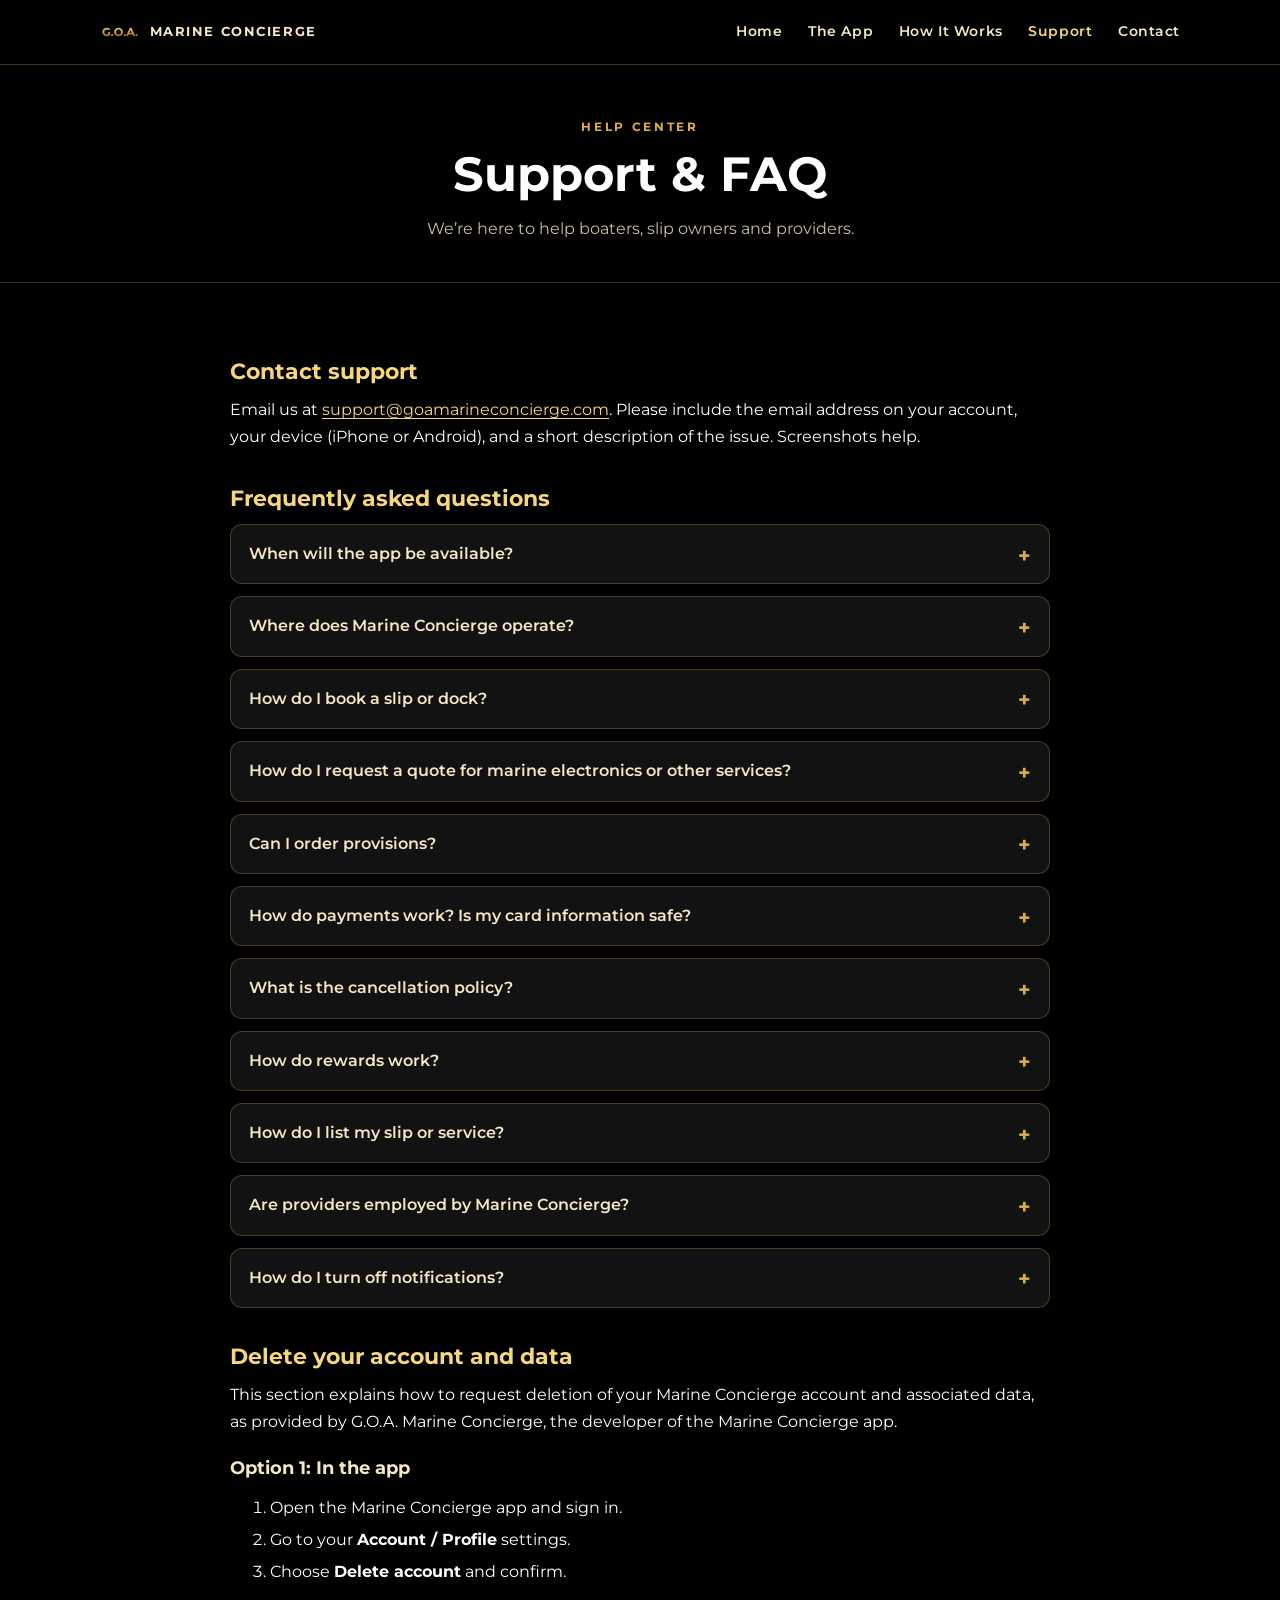
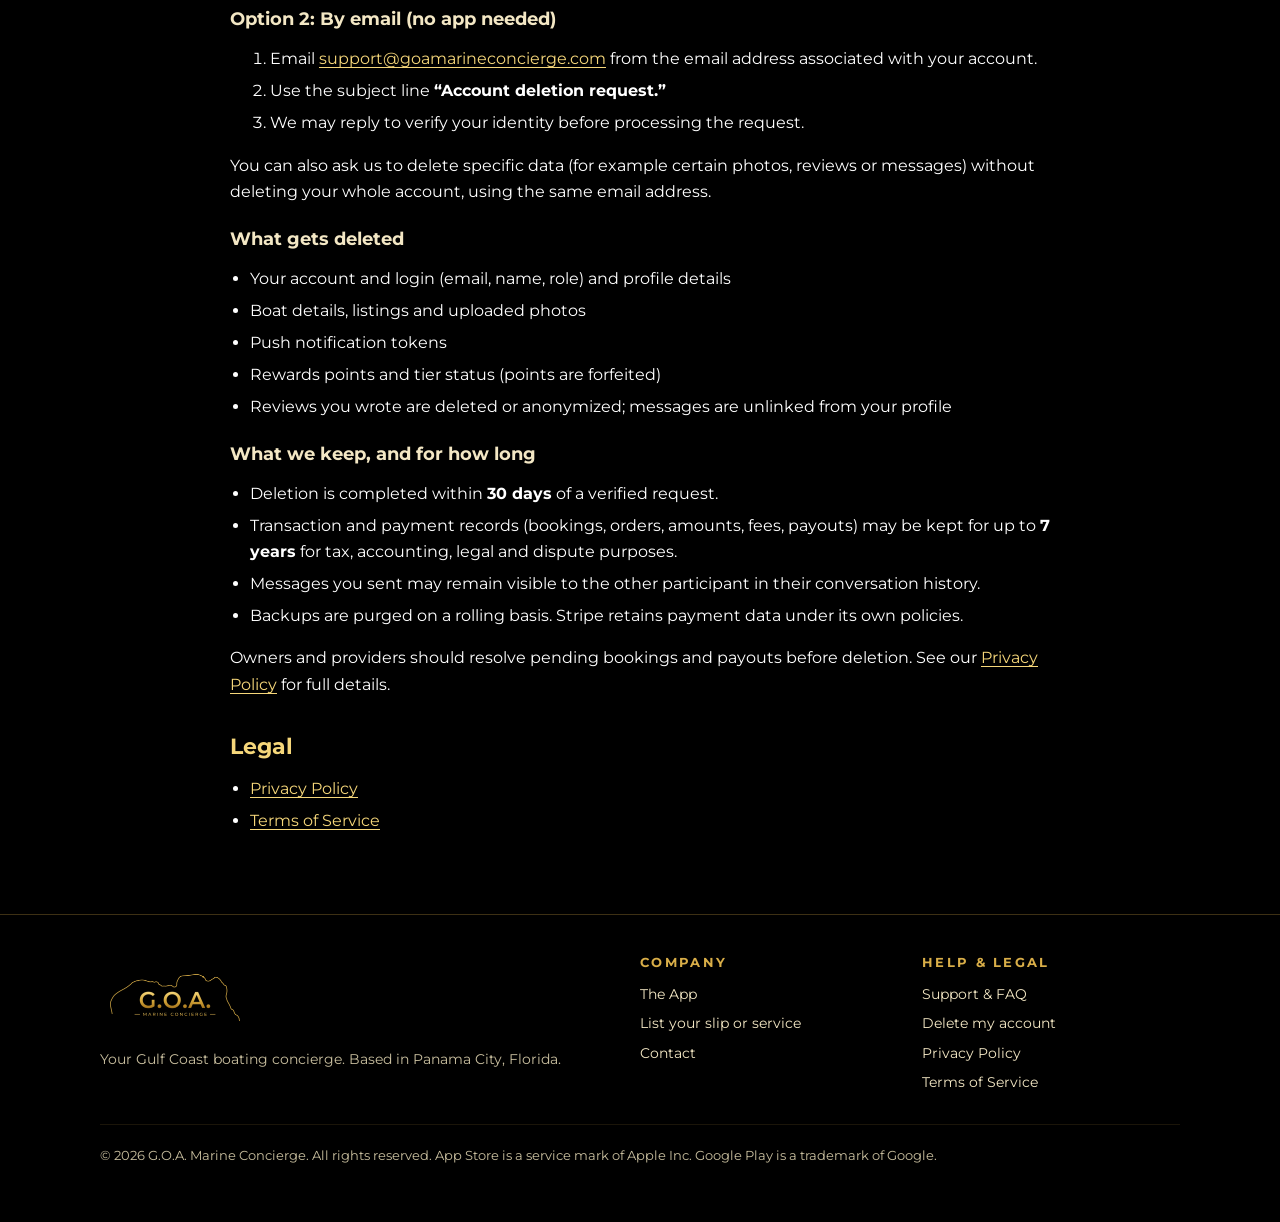
<file: support.html>
<!doctype html>
<html lang="en">
<head>
<meta charset="utf-8">
<meta name="viewport" content="width=device-width, initial-scale=1">
<title>Support & FAQ | G.O.A. Marine Concierge</title>
<meta name="description" content="Get help with the Marine Concierge app: FAQs, contact support, and how to request account and data deletion.">
<meta name="theme-color" content="#000000">
<link rel="canonical" href="https://goamarineconcierge.com/support.html">
<meta property="og:type" content="website">
<meta property="og:site_name" content="G.O.A. Marine Concierge">
<meta property="og:title" content="Support & FAQ | G.O.A. Marine Concierge">
<meta property="og:description" content="Get help with the Marine Concierge app: FAQs, contact support, and how to request account and data deletion.">
<meta property="og:url" content="https://goamarineconcierge.com/support.html">
<meta property="og:image" content="https://goamarineconcierge.com/assets/logo.png">
<meta property="og:image:alt" content="G.O.A. Marine Concierge logo">
<meta name="twitter:card" content="summary_large_image">
<meta name="twitter:title" content="Support & FAQ | G.O.A. Marine Concierge">
<meta name="twitter:description" content="Get help with the Marine Concierge app: FAQs, contact support, and how to request account and data deletion.">
<meta name="twitter:image" content="https://goamarineconcierge.com/assets/logo.png">
<link rel="icon" type="image/png" href="assets/favicon.png">
<link rel="apple-touch-icon" href="assets/favicon.png">
<link rel="preconnect" href="https://fonts.googleapis.com">
<link rel="preconnect" href="https://fonts.gstatic.com" crossorigin>
<link href="https://fonts.googleapis.com/css2?family=Montserrat:wght@400;500;600;700&amp;display=swap" rel="stylesheet">
<link rel="stylesheet" href="assets/styles.css">
</head>
<body>
<a class="skip-link" href="#main">Skip to content</a>
<header class="site-header">
  <div class="container header-inner">
    <a class="brand" href="index.html" aria-label="G.O.A. Marine Concierge home">
      <img src="assets/favicon.png" alt="" width="40" height="40">
      <span>Marine Concierge</span>
    </a>
    <button class="nav-toggle" type="button" aria-expanded="false" aria-controls="site-nav">Menu</button>
    <nav id="site-nav" class="site-nav" aria-label="Main">
      <ul><li><a href="index.html">Home</a></li><li><a href="index.html#features">The App</a></li><li><a href="index.html#how">How It Works</a></li><li><a href="support.html" aria-current="page">Support</a></li><li><a href="index.html#contact">Contact</a></li></ul>
    </nav>
  </div>
</header>
<main id="main">

<div class="page-head"><div class="container narrow">
  <span class="eyebrow">Help center</span>
  <h1>Support &amp; FAQ</h1>
  <p class="muted">We&rsquo;re here to help boaters, slip owners and providers.</p>
</div></div>
<div class="container narrow legal">
<h2 id="contact-support">Contact support</h2>
<p>Email us at <a href="mailto:support@goamarineconcierge.com?subject=Marine%20Concierge%20support">support@goamarineconcierge.com</a>. Please include the email address on your account, your device (iPhone or Android), and a short description of the issue. Screenshots help.</p>

<h2 id="faq">Frequently asked questions</h2>
<details><summary>When will the app be available?</summary><div><p>Marine Concierge is coming soon to the Apple App Store and Google Play. Check back on our <a href="index.html#app">home page</a> for launch news.</p></div></details><details><summary>Where does Marine Concierge operate?</summary><div><p>We&rsquo;re based in Panama City, Florida, and focused on Panama City, Panama City Beach, the Emerald Coast and the wider Florida Panhandle.</p></div></details><details><summary>How do I book a slip or dock?</summary><div><p>Open the app, browse available slips and docks, choose your dates, review the price and cancellation policy, and confirm your booking with secure payment through Stripe.</p></div></details><details><summary>How do I request a quote for marine electronics or other services?</summary><div><p>Choose the service you need (such as marine electronics install and repair, detailing or maintenance), describe the job, add photos if helpful, and send your request. Providers can reply with quotes and message you in the app.</p></div></details><details><summary>Can I order provisions?</summary><div><p>Yes. Where available, you can order provisioning such as food, ice, fuel and Tackle &amp; Gear through the app.</p></div></details><details><summary>How do payments work? Is my card information safe?</summary><div><p>All payments are processed by Stripe. Your card details are entered into and stored by Stripe; we never store full card numbers. Owners and providers receive payouts through Stripe after a platform fee.</p></div></details><details><summary>What is the cancellation policy?</summary><div><p>Each slip, dock or service sets its own cancellation policy, which is shown on the listing before you book. See our <a href="terms.html">Terms of Service</a> for details.</p></div></details><details><summary>How do rewards work?</summary><div><p>You earn points on eligible bookings and orders. As your points grow you move through Bronze, Silver and Gold tiers. Points have no cash value.</p></div></details><details><summary>How do I list my slip or service?</summary><div><p>Create an Owner or Provider account in the app, add your listing details, photos, pricing, availability and cancellation policy, and connect Stripe to receive payouts. Want early access? <a href="mailto:support@goamarineconcierge.com?subject=List%20my%20slip%20or%20service">Email us</a>.</p></div></details><details><summary>Are providers employed by Marine Concierge?</summary><div><p>No. Owners and providers are independent businesses and individuals responsible for their own services, licenses and insurance. Read more in our <a href="terms.html">Terms of Service</a>.</p></div></details><details><summary>How do I turn off notifications?</summary><div><p>You can turn push notifications off at any time in your phone&rsquo;s settings for the Marine Concierge app.</p></div></details>

<h2 id="delete-account">Delete your account and data</h2>
<p>This section explains how to request deletion of your Marine Concierge account and associated data, as provided by G.O.A. Marine Concierge, the developer of the Marine Concierge app.</p>
<h3>Option 1: In the app</h3>
<ol>
  <li>Open the Marine Concierge app and sign in.</li>
  <li>Go to your <strong>Account / Profile</strong> settings.</li>
  <li>Choose <strong>Delete account</strong> and confirm.</li>
</ol>
<h3>Option 2: By email (no app needed)</h3>
<ol>
  <li>Email <a href="mailto:support@goamarineconcierge.com?subject=Account%20deletion%20request&amp;body=Please%20delete%20my%20Marine%20Concierge%20account%20and%20associated%20data.%0A%0AAccount%20email%3A%20">support@goamarineconcierge.com</a> from the email address associated with your account.</li>
  <li>Use the subject line <strong>&ldquo;Account deletion request.&rdquo;</strong></li>
  <li>We may reply to verify your identity before processing the request.</li>
</ol>
<p>You can also ask us to delete specific data (for example certain photos, reviews or messages) without deleting your whole account, using the same email address.</p>
<h3>What gets deleted</h3>
<ul>
  <li>Your account and login (email, name, role) and profile details</li>
  <li>Boat details, listings and uploaded photos</li>
  <li>Push notification tokens</li>
  <li>Rewards points and tier status (points are forfeited)</li>
  <li>Reviews you wrote are deleted or anonymized; messages are unlinked from your profile</li>
</ul>
<h3>What we keep, and for how long</h3>
<ul>
  <li>Deletion is completed within <strong>30 days</strong> of a verified request.</li>
  <li>Transaction and payment records (bookings, orders, amounts, fees, payouts) may be kept for up to <strong>7 years</strong> for tax, accounting, legal and dispute purposes.</li>
  <li>Messages you sent may remain visible to the other participant in their conversation history.</li>
  <li>Backups are purged on a rolling basis. Stripe retains payment data under its own policies.</li>
</ul>
<p>Owners and providers should resolve pending bookings and payouts before deletion. See our <a href="privacy.html#retention">Privacy Policy</a> for full details.</p>

<h2>Legal</h2>
<ul>
  <li><a href="privacy.html">Privacy Policy</a></li>
  <li><a href="terms.html">Terms of Service</a></li>
</ul>
</div>

</main>
<footer class="site-footer">
  <div class="container">
    <div class="footer-inner">
      <div>
        <img src="assets/logo.png" alt="G.O.A. Marine Concierge" width="150" height="100" loading="lazy">
        <p>Your Gulf Coast boating concierge. Based in Panama City, Florida.</p>
      </div>
      <div>
        <h3>Company</h3>
        <ul>
          <li><a href="index.html#features">The App</a></li>
          <li><a href="index.html#list">List your slip or service</a></li>
          <li><a href="index.html#contact">Contact</a></li>
        </ul>
      </div>
      <div>
        <h3>Help &amp; Legal</h3>
        <ul>
          <li><a href="support.html">Support &amp; FAQ</a></li>
          <li><a href="support.html#delete-account">Delete my account</a></li>
          <li><a href="privacy.html">Privacy Policy</a></li>
          <li><a href="terms.html">Terms of Service</a></li>
        </ul>
      </div>
    </div>
    <p class="copyright">&copy; <span id="year">2026</span> G.O.A. Marine Concierge. All rights reserved. App Store is a service mark of Apple Inc. Google Play is a trademark of Google.</p>
  </div>
</footer>
<script src="assets/site.js" defer></script>
</body>
</html>
</file>
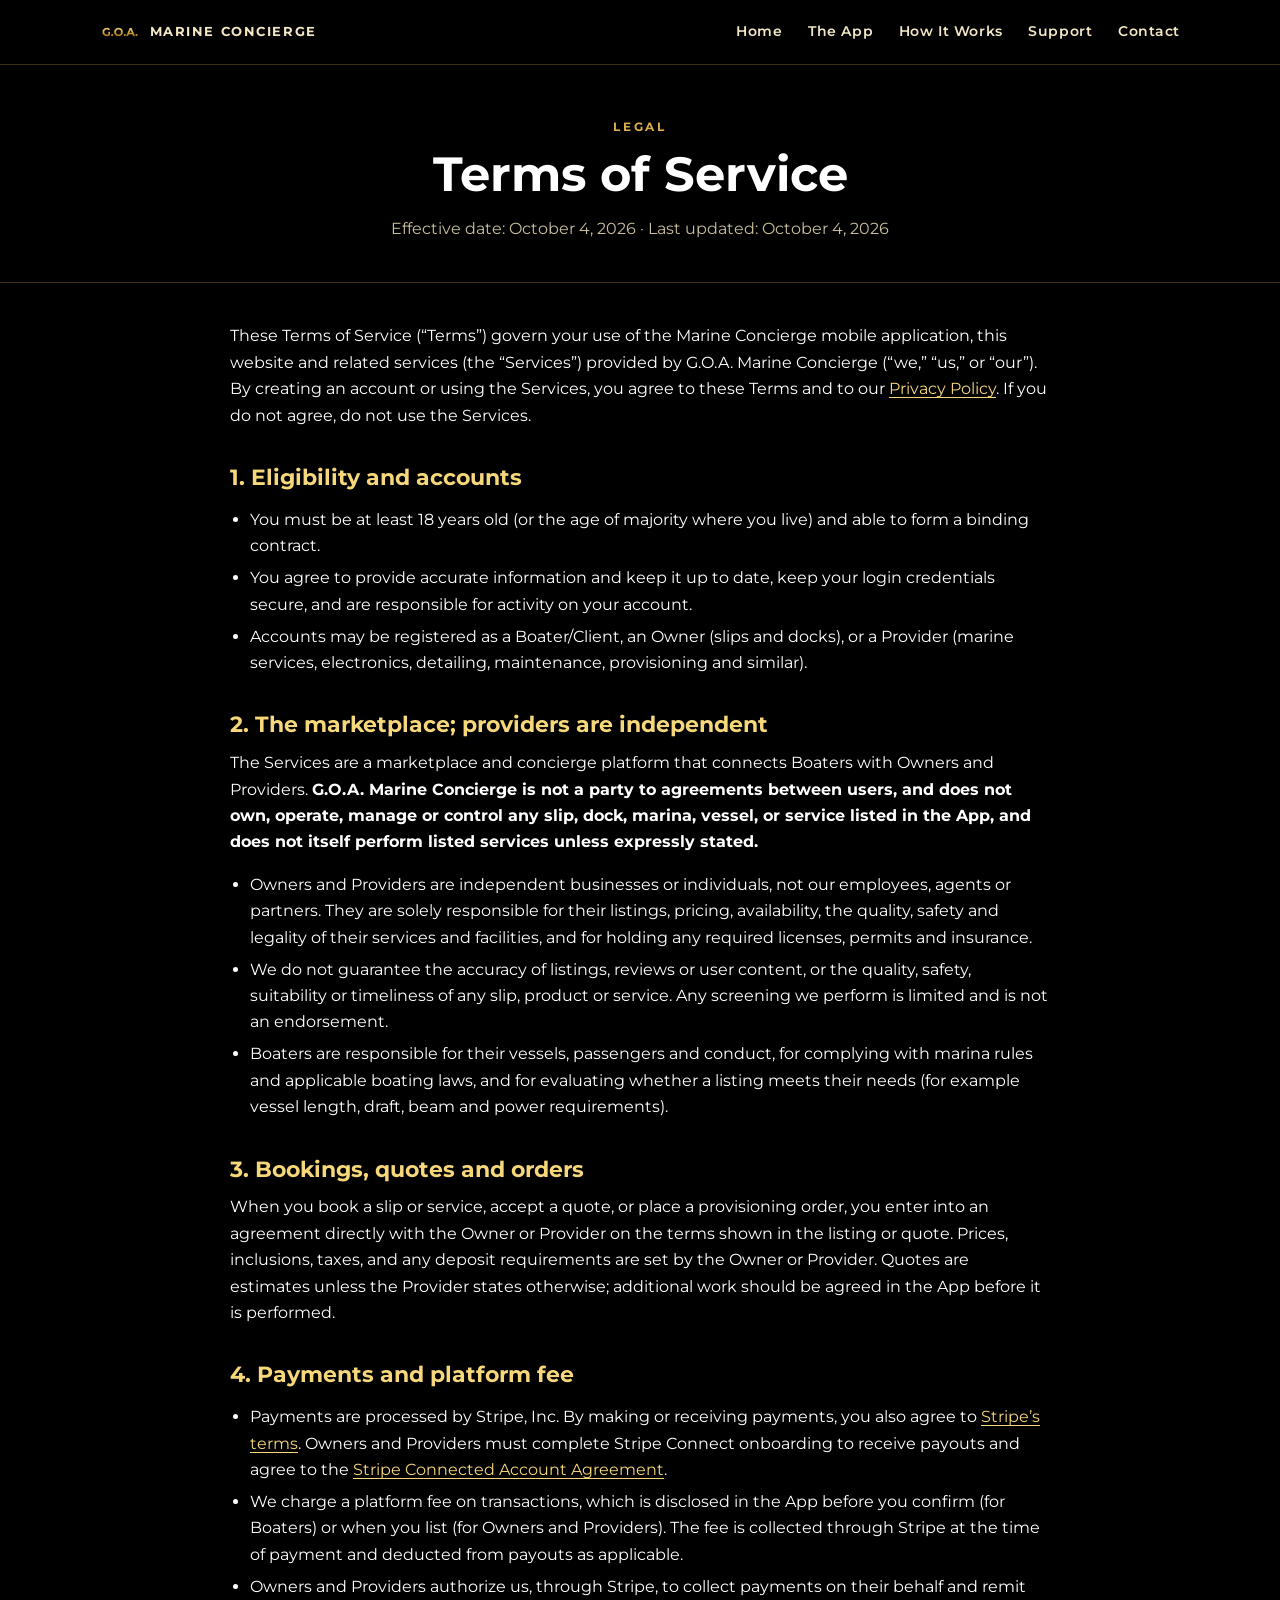
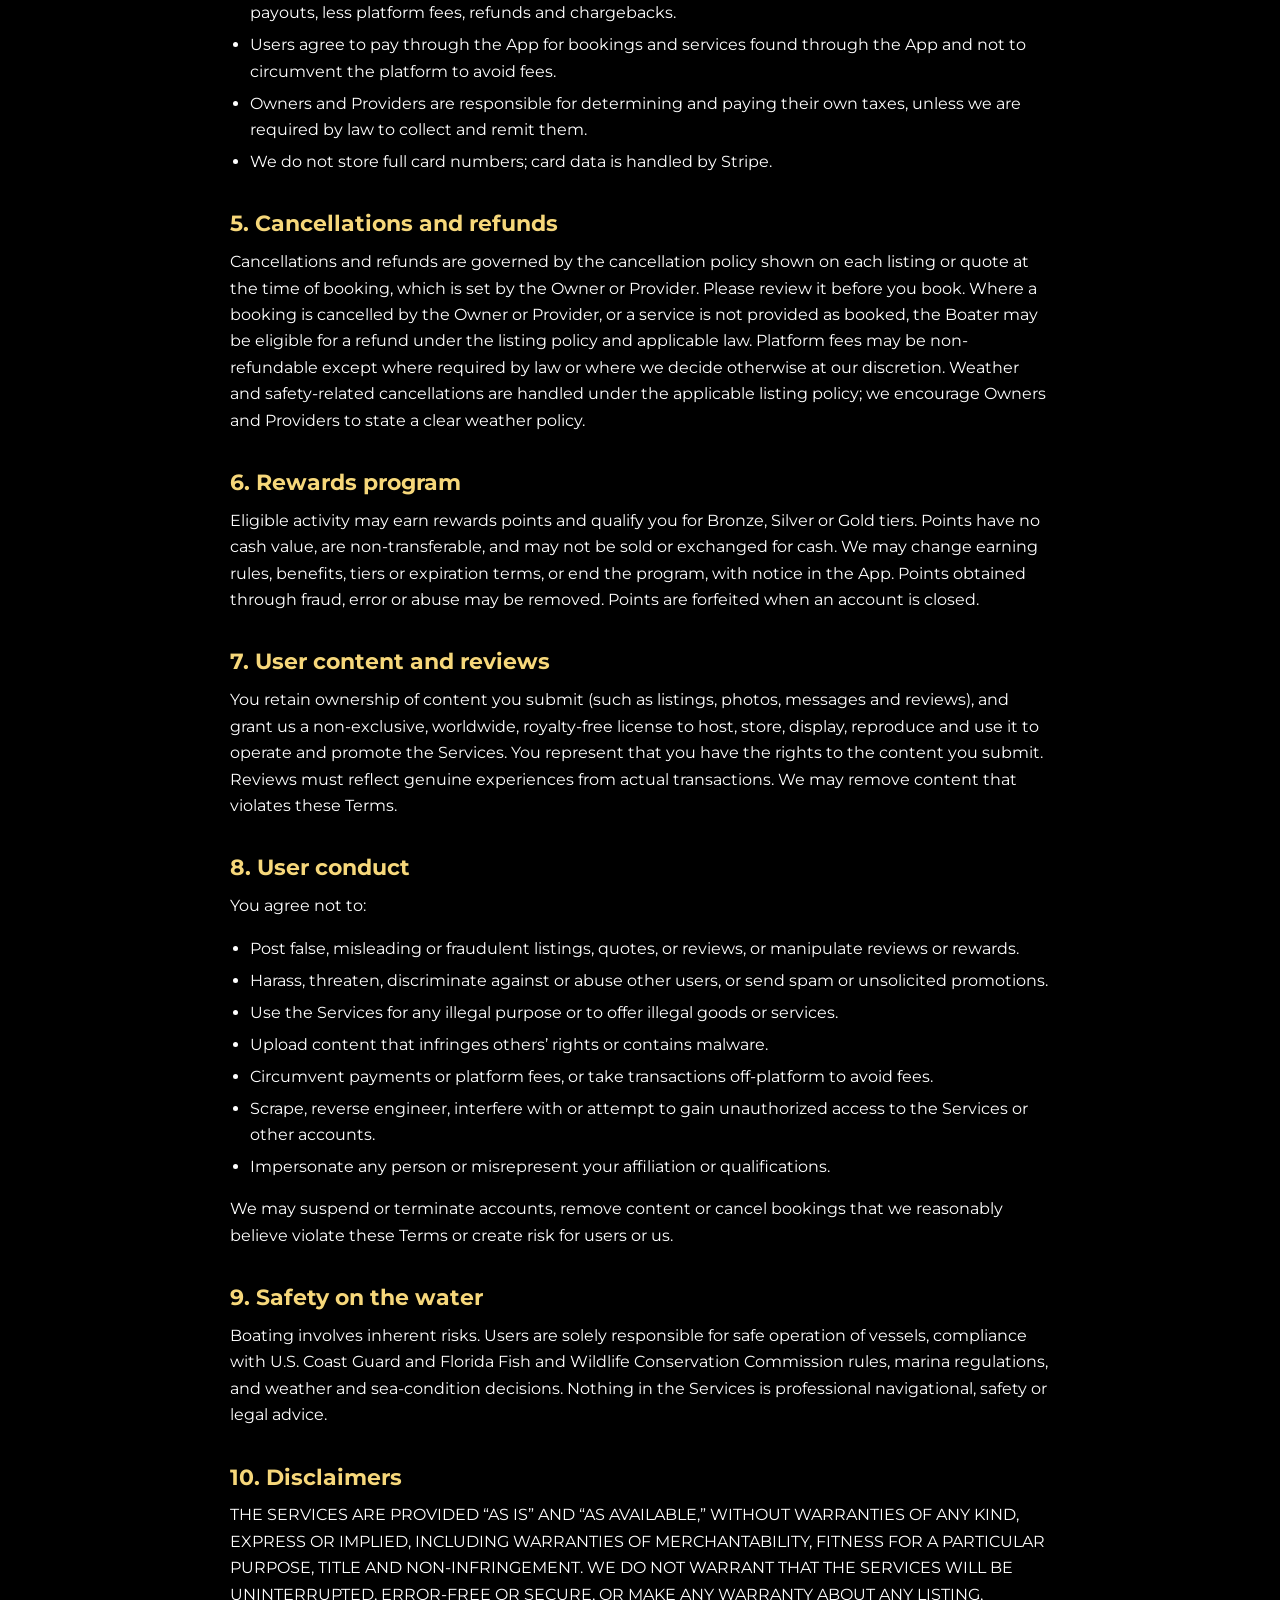
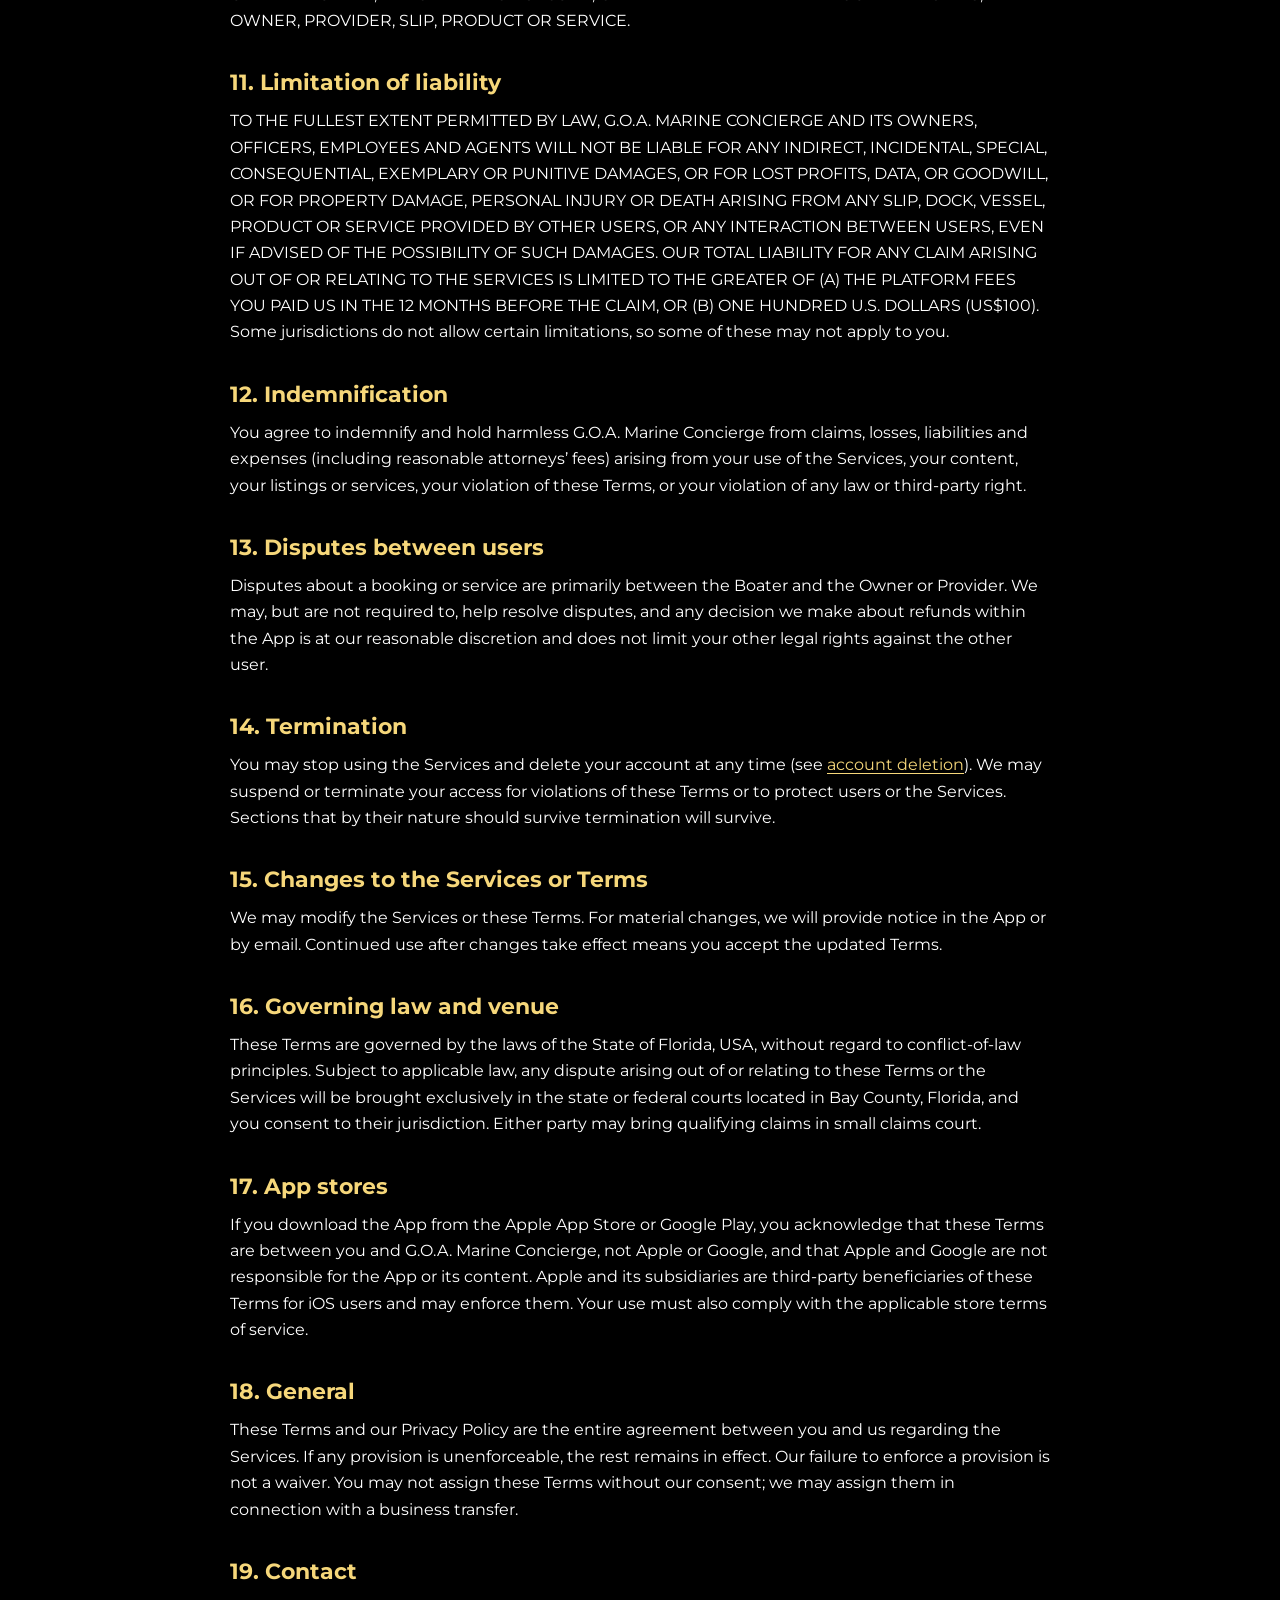
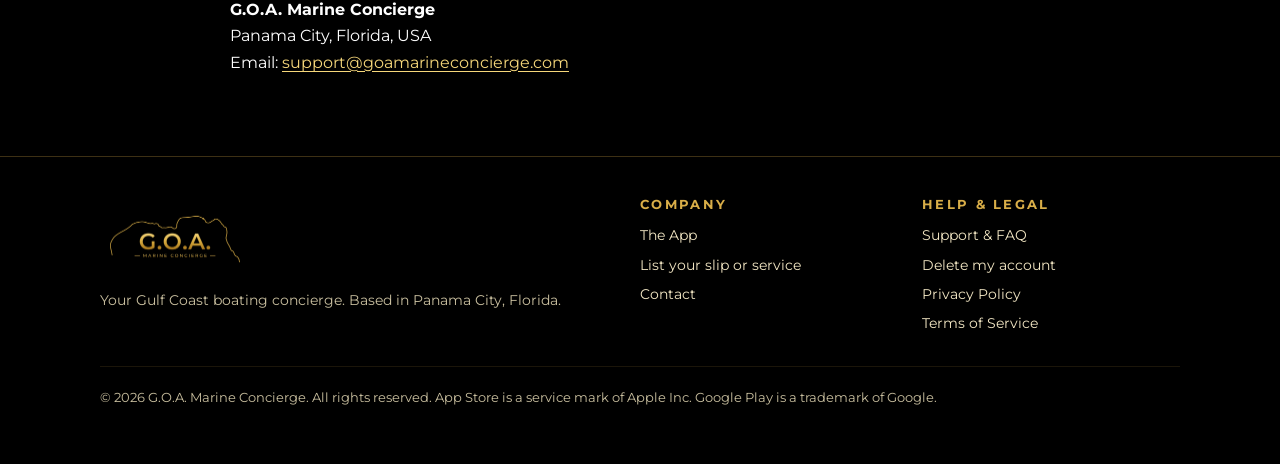
<file: terms.html>
<!doctype html>
<html lang="en">
<head>
<meta charset="utf-8">
<meta name="viewport" content="width=device-width, initial-scale=1">
<title>Terms of Service | G.O.A. Marine Concierge</title>
<meta name="description" content="Terms of Service for the Marine Concierge app by G.O.A. Marine Concierge: marketplace terms, Stripe payments and platform fees, cancellations, conduct, and Florida law.">
<meta name="theme-color" content="#000000">
<link rel="canonical" href="https://goamarineconcierge.com/terms.html">
<meta property="og:type" content="website">
<meta property="og:site_name" content="G.O.A. Marine Concierge">
<meta property="og:title" content="Terms of Service | G.O.A. Marine Concierge">
<meta property="og:description" content="Terms of Service for the Marine Concierge app by G.O.A. Marine Concierge: marketplace terms, Stripe payments and platform fees, cancellations, conduct, and Florida law.">
<meta property="og:url" content="https://goamarineconcierge.com/terms.html">
<meta property="og:image" content="https://goamarineconcierge.com/assets/logo.png">
<meta property="og:image:alt" content="G.O.A. Marine Concierge logo">
<meta name="twitter:card" content="summary_large_image">
<meta name="twitter:title" content="Terms of Service | G.O.A. Marine Concierge">
<meta name="twitter:description" content="Terms of Service for the Marine Concierge app by G.O.A. Marine Concierge: marketplace terms, Stripe payments and platform fees, cancellations, conduct, and Florida law.">
<meta name="twitter:image" content="https://goamarineconcierge.com/assets/logo.png">
<link rel="icon" type="image/png" href="assets/favicon.png">
<link rel="apple-touch-icon" href="assets/favicon.png">
<link rel="preconnect" href="https://fonts.googleapis.com">
<link rel="preconnect" href="https://fonts.gstatic.com" crossorigin>
<link href="https://fonts.googleapis.com/css2?family=Montserrat:wght@400;500;600;700&amp;display=swap" rel="stylesheet">
<link rel="stylesheet" href="assets/styles.css">
</head>
<body>
<a class="skip-link" href="#main">Skip to content</a>
<header class="site-header">
  <div class="container header-inner">
    <a class="brand" href="index.html" aria-label="G.O.A. Marine Concierge home">
      <img src="assets/favicon.png" alt="" width="40" height="40">
      <span>Marine Concierge</span>
    </a>
    <button class="nav-toggle" type="button" aria-expanded="false" aria-controls="site-nav">Menu</button>
    <nav id="site-nav" class="site-nav" aria-label="Main">
      <ul><li><a href="index.html">Home</a></li><li><a href="index.html#features">The App</a></li><li><a href="index.html#how">How It Works</a></li><li><a href="support.html">Support</a></li><li><a href="index.html#contact">Contact</a></li></ul>
    </nav>
  </div>
</header>
<main id="main">

<div class="page-head"><div class="container narrow">
  <span class="eyebrow">Legal</span>
  <h1>Terms of Service</h1>
  <p class="muted">Effective date: October 4, 2026 &middot; Last updated: October 4, 2026</p>
</div></div>
<div class="container narrow legal">
<p>These Terms of Service (&ldquo;Terms&rdquo;) govern your use of the Marine Concierge mobile application, this website and related services (the &ldquo;Services&rdquo;) provided by G.O.A. Marine Concierge (&ldquo;we,&rdquo; &ldquo;us,&rdquo; or &ldquo;our&rdquo;). By creating an account or using the Services, you agree to these Terms and to our <a href="privacy.html">Privacy Policy</a>. If you do not agree, do not use the Services.</p>

<h2>1. Eligibility and accounts</h2>
<ul>
  <li>You must be at least 18 years old (or the age of majority where you live) and able to form a binding contract.</li>
  <li>You agree to provide accurate information and keep it up to date, keep your login credentials secure, and are responsible for activity on your account.</li>
  <li>Accounts may be registered as a Boater/Client, an Owner (slips and docks), or a Provider (marine services, electronics, detailing, maintenance, provisioning and similar).</li>
</ul>

<h2>2. The marketplace; providers are independent</h2>
<p>The Services are a marketplace and concierge platform that connects Boaters with Owners and Providers. <strong>G.O.A. Marine Concierge is not a party to agreements between users, and does not own, operate, manage or control any slip, dock, marina, vessel, or service listed in the App, and does not itself perform listed services unless expressly stated.</strong></p>
<ul>
  <li>Owners and Providers are independent businesses or individuals, not our employees, agents or partners. They are solely responsible for their listings, pricing, availability, the quality, safety and legality of their services and facilities, and for holding any required licenses, permits and insurance.</li>
  <li>We do not guarantee the accuracy of listings, reviews or user content, or the quality, safety, suitability or timeliness of any slip, product or service. Any screening we perform is limited and is not an endorsement.</li>
  <li>Boaters are responsible for their vessels, passengers and conduct, for complying with marina rules and applicable boating laws, and for evaluating whether a listing meets their needs (for example vessel length, draft, beam and power requirements).</li>
</ul>

<h2>3. Bookings, quotes and orders</h2>
<p>When you book a slip or service, accept a quote, or place a provisioning order, you enter into an agreement directly with the Owner or Provider on the terms shown in the listing or quote. Prices, inclusions, taxes, and any deposit requirements are set by the Owner or Provider. Quotes are estimates unless the Provider states otherwise; additional work should be agreed in the App before it is performed.</p>

<h2>4. Payments and platform fee</h2>
<ul>
  <li>Payments are processed by Stripe, Inc. By making or receiving payments, you also agree to <a href="https://stripe.com/legal" rel="noopener">Stripe&rsquo;s terms</a>. Owners and Providers must complete Stripe Connect onboarding to receive payouts and agree to the <a href="https://stripe.com/connect-account/legal" rel="noopener">Stripe Connected Account Agreement</a>.</li>
  <li>We charge a platform fee on transactions, which is disclosed in the App before you confirm (for Boaters) or when you list (for Owners and Providers). The fee is collected through Stripe at the time of payment and deducted from payouts as applicable.</li>
  <li>Owners and Providers authorize us, through Stripe, to collect payments on their behalf and remit payouts, less platform fees, refunds and chargebacks.</li>
  <li>Users agree to pay through the App for bookings and services found through the App and not to circumvent the platform to avoid fees.</li>
  <li>Owners and Providers are responsible for determining and paying their own taxes, unless we are required by law to collect and remit them.</li>
  <li>We do not store full card numbers; card data is handled by Stripe.</li>
</ul>

<h2>5. Cancellations and refunds</h2>
<p>Cancellations and refunds are governed by the cancellation policy shown on each listing or quote at the time of booking, which is set by the Owner or Provider. Please review it before you book. Where a booking is cancelled by the Owner or Provider, or a service is not provided as booked, the Boater may be eligible for a refund under the listing policy and applicable law. Platform fees may be non-refundable except where required by law or where we decide otherwise at our discretion. Weather and safety-related cancellations are handled under the applicable listing policy; we encourage Owners and Providers to state a clear weather policy.</p>

<h2>6. Rewards program</h2>
<p>Eligible activity may earn rewards points and qualify you for Bronze, Silver or Gold tiers. Points have no cash value, are non-transferable, and may not be sold or exchanged for cash. We may change earning rules, benefits, tiers or expiration terms, or end the program, with notice in the App. Points obtained through fraud, error or abuse may be removed. Points are forfeited when an account is closed.</p>

<h2>7. User content and reviews</h2>
<p>You retain ownership of content you submit (such as listings, photos, messages and reviews), and grant us a non-exclusive, worldwide, royalty-free license to host, store, display, reproduce and use it to operate and promote the Services. You represent that you have the rights to the content you submit. Reviews must reflect genuine experiences from actual transactions. We may remove content that violates these Terms.</p>

<h2>8. User conduct</h2>
<p>You agree not to:</p>
<ul>
  <li>Post false, misleading or fraudulent listings, quotes, or reviews, or manipulate reviews or rewards.</li>
  <li>Harass, threaten, discriminate against or abuse other users, or send spam or unsolicited promotions.</li>
  <li>Use the Services for any illegal purpose or to offer illegal goods or services.</li>
  <li>Upload content that infringes others&rsquo; rights or contains malware.</li>
  <li>Circumvent payments or platform fees, or take transactions off-platform to avoid fees.</li>
  <li>Scrape, reverse engineer, interfere with or attempt to gain unauthorized access to the Services or other accounts.</li>
  <li>Impersonate any person or misrepresent your affiliation or qualifications.</li>
</ul>
<p>We may suspend or terminate accounts, remove content or cancel bookings that we reasonably believe violate these Terms or create risk for users or us.</p>

<h2>9. Safety on the water</h2>
<p>Boating involves inherent risks. Users are solely responsible for safe operation of vessels, compliance with U.S. Coast Guard and Florida Fish and Wildlife Conservation Commission rules, marina regulations, and weather and sea-condition decisions. Nothing in the Services is professional navigational, safety or legal advice.</p>

<h2>10. Disclaimers</h2>
<p>THE SERVICES ARE PROVIDED &ldquo;AS IS&rdquo; AND &ldquo;AS AVAILABLE,&rdquo; WITHOUT WARRANTIES OF ANY KIND, EXPRESS OR IMPLIED, INCLUDING WARRANTIES OF MERCHANTABILITY, FITNESS FOR A PARTICULAR PURPOSE, TITLE AND NON-INFRINGEMENT. WE DO NOT WARRANT THAT THE SERVICES WILL BE UNINTERRUPTED, ERROR-FREE OR SECURE, OR MAKE ANY WARRANTY ABOUT ANY LISTING, OWNER, PROVIDER, SLIP, PRODUCT OR SERVICE.</p>

<h2>11. Limitation of liability</h2>
<p>TO THE FULLEST EXTENT PERMITTED BY LAW, G.O.A. MARINE CONCIERGE AND ITS OWNERS, OFFICERS, EMPLOYEES AND AGENTS WILL NOT BE LIABLE FOR ANY INDIRECT, INCIDENTAL, SPECIAL, CONSEQUENTIAL, EXEMPLARY OR PUNITIVE DAMAGES, OR FOR LOST PROFITS, DATA, OR GOODWILL, OR FOR PROPERTY DAMAGE, PERSONAL INJURY OR DEATH ARISING FROM ANY SLIP, DOCK, VESSEL, PRODUCT OR SERVICE PROVIDED BY OTHER USERS, OR ANY INTERACTION BETWEEN USERS, EVEN IF ADVISED OF THE POSSIBILITY OF SUCH DAMAGES. OUR TOTAL LIABILITY FOR ANY CLAIM ARISING OUT OF OR RELATING TO THE SERVICES IS LIMITED TO THE GREATER OF (A) THE PLATFORM FEES YOU PAID US IN THE 12 MONTHS BEFORE THE CLAIM, OR (B) ONE HUNDRED U.S. DOLLARS (US$100). Some jurisdictions do not allow certain limitations, so some of these may not apply to you.</p>

<h2>12. Indemnification</h2>
<p>You agree to indemnify and hold harmless G.O.A. Marine Concierge from claims, losses, liabilities and expenses (including reasonable attorneys&rsquo; fees) arising from your use of the Services, your content, your listings or services, your violation of these Terms, or your violation of any law or third-party right.</p>

<h2>13. Disputes between users</h2>
<p>Disputes about a booking or service are primarily between the Boater and the Owner or Provider. We may, but are not required to, help resolve disputes, and any decision we make about refunds within the App is at our reasonable discretion and does not limit your other legal rights against the other user.</p>

<h2>14. Termination</h2>
<p>You may stop using the Services and delete your account at any time (see <a href="support.html#delete-account">account deletion</a>). We may suspend or terminate your access for violations of these Terms or to protect users or the Services. Sections that by their nature should survive termination will survive.</p>

<h2>15. Changes to the Services or Terms</h2>
<p>We may modify the Services or these Terms. For material changes, we will provide notice in the App or by email. Continued use after changes take effect means you accept the updated Terms.</p>

<h2>16. Governing law and venue</h2>
<p>These Terms are governed by the laws of the State of Florida, USA, without regard to conflict-of-law principles. Subject to applicable law, any dispute arising out of or relating to these Terms or the Services will be brought exclusively in the state or federal courts located in Bay County, Florida, and you consent to their jurisdiction. Either party may bring qualifying claims in small claims court.</p>

<h2>17. App stores</h2>
<p>If you download the App from the Apple App Store or Google Play, you acknowledge that these Terms are between you and G.O.A. Marine Concierge, not Apple or Google, and that Apple and Google are not responsible for the App or its content. Apple and its subsidiaries are third-party beneficiaries of these Terms for iOS users and may enforce them. Your use must also comply with the applicable store terms of service.</p>

<h2>18. General</h2>
<p>These Terms and our Privacy Policy are the entire agreement between you and us regarding the Services. If any provision is unenforceable, the rest remains in effect. Our failure to enforce a provision is not a waiver. You may not assign these Terms without our consent; we may assign them in connection with a business transfer.</p>

<h2>19. Contact</h2>
<p><strong>G.O.A. Marine Concierge</strong><br>Panama City, Florida, USA<br>Email: <a href="mailto:support@goamarineconcierge.com">support@goamarineconcierge.com</a></p>
</div>

</main>
<footer class="site-footer">
  <div class="container">
    <div class="footer-inner">
      <div>
        <img src="assets/logo.png" alt="G.O.A. Marine Concierge" width="150" height="100" loading="lazy">
        <p>Your Gulf Coast boating concierge. Based in Panama City, Florida.</p>
      </div>
      <div>
        <h3>Company</h3>
        <ul>
          <li><a href="index.html#features">The App</a></li>
          <li><a href="index.html#list">List your slip or service</a></li>
          <li><a href="index.html#contact">Contact</a></li>
        </ul>
      </div>
      <div>
        <h3>Help &amp; Legal</h3>
        <ul>
          <li><a href="support.html">Support &amp; FAQ</a></li>
          <li><a href="support.html#delete-account">Delete my account</a></li>
          <li><a href="privacy.html">Privacy Policy</a></li>
          <li><a href="terms.html">Terms of Service</a></li>
        </ul>
      </div>
    </div>
    <p class="copyright">&copy; <span id="year">2026</span> G.O.A. Marine Concierge. All rights reserved. App Store is a service mark of Apple Inc. Google Play is a trademark of Google.</p>
  </div>
</footer>
<script src="assets/site.js" defer></script>
</body>
</html>
</file>
<file: assets/styles.css>
/* G.O.A. Marine Concierge — site styles (mobile-first) */
:root{
  --black:#000;
  --ink:#0b0b0b;
  --panel:#121212;
  --line:rgba(217,174,72,.28);
  --gold:#D9AE48;
  --gold-1:#F6D77A;
  --gold-2:#D4A63A;
  --gold-3:#A8761E;
  --gold-grad:linear-gradient(135deg,#F6D77A 0%,#D4A63A 50%,#A8761E 100%);
  --text:#ffffff;
  --text-soft:#f3e7c4;
  --muted:#c9bf9f;
  --radius:14px;
  --max:1120px;
}
*,*::before,*::after{box-sizing:border-box}
html{-webkit-text-size-adjust:100%;scroll-behavior:smooth}
@media (prefers-reduced-motion:reduce){html{scroll-behavior:auto}*{transition:none!important;animation:none!important}}
body{margin:0;background:var(--black);color:var(--text);font-family:"Montserrat",system-ui,-apple-system,"Segoe UI",Roboto,Arial,sans-serif;font-size:1rem;line-height:1.65}
img{max-width:100%;height:auto;display:block}
a{color:var(--gold-1);text-underline-offset:3px}
a:hover{color:#fff}
:focus-visible{outline:3px solid var(--gold-1);outline-offset:3px;border-radius:4px}
.skip-link{position:absolute;left:-9999px;top:0;background:var(--gold);color:#000;padding:.6rem 1rem;z-index:100;font-weight:700}
.skip-link:focus{left:1rem;top:1rem}
.container{width:100%;max-width:var(--max);margin:0 auto;padding:0 1.25rem}
.narrow{max-width:820px}

/* Header */
.site-header{position:sticky;top:0;z-index:50;background:rgba(0,0,0,.92);backdrop-filter:blur(8px);-webkit-backdrop-filter:blur(8px);border-bottom:1px solid var(--line)}
.header-inner{display:flex;align-items:center;justify-content:space-between;gap:1rem;min-height:64px}
.brand{display:flex;align-items:center;gap:.6rem;text-decoration:none;color:var(--text)}
.brand img{width:40px;height:40px;border-radius:8px}
.brand span{font-weight:700;letter-spacing:.12em;font-size:.82rem;text-transform:uppercase;color:var(--text-soft)}
.nav-toggle{background:none;border:1px solid var(--line);color:var(--gold-1);border-radius:10px;padding:.45rem .75rem;font:inherit;font-weight:600;cursor:pointer}
.site-nav{display:none;position:absolute;left:0;right:0;top:100%;background:#000;border-bottom:1px solid var(--line)}
.site-nav.open{display:block}
.site-nav ul{list-style:none;margin:0;padding:.5rem 1.25rem 1rem}
.site-nav a{display:block;padding:.7rem 0;color:var(--text-soft);text-decoration:none;font-weight:600;letter-spacing:.04em;border-bottom:1px solid rgba(217,174,72,.12)}
.site-nav a:hover,.site-nav a[aria-current="page"]{color:var(--gold-1)}
@media (min-width:860px){
  .nav-toggle{display:none}
  .site-nav{display:block;position:static;background:none;border:0}
  .site-nav ul{display:flex;gap:1.6rem;padding:0}
  .site-nav a{border:0;padding:.3rem 0;font-size:.9rem}
}

/* Type */
h1,h2,h3{line-height:1.2;margin:0 0 .75rem;font-weight:700}
h1{font-size:clamp(1.9rem,6vw,3rem)}
h2{font-size:clamp(1.5rem,4.2vw,2.2rem)}
h3{font-size:1.15rem;color:var(--text-soft)}
p{margin:0 0 1rem}
.gold-text{background:var(--gold-grad);-webkit-background-clip:text;background-clip:text;color:transparent}
.eyebrow{display:inline-block;font-size:.75rem;font-weight:700;letter-spacing:.22em;text-transform:uppercase;color:var(--gold);margin-bottom:.6rem}
.lead{font-size:1.1rem;color:var(--text-soft)}
.muted{color:var(--muted)}
.rule{height:1px;border:0;background:var(--gold-grad);opacity:.6;margin:0}

/* Sections */
section{padding:4rem 0}
.section-head{text-align:center;max-width:720px;margin:0 auto 2.5rem}
.alt{background:var(--ink);border-top:1px solid var(--line);border-bottom:1px solid var(--line)}

/* Hero */
.hero{padding:3rem 0 4rem;text-align:center;background:radial-gradient(ellipse at 50% 0%,rgba(212,166,58,.16),transparent 65%)}
.hero-logo{width:min(560px,92%);margin:0 auto 1rem}
.hero p.lead{max-width:640px;margin:0 auto 1.75rem}

/* Buttons */
.btn-row{display:flex;flex-wrap:wrap;gap:.8rem;justify-content:center}
.btn{display:inline-block;padding:.85rem 1.4rem;border-radius:999px;font-weight:700;letter-spacing:.04em;text-decoration:none;font-size:.95rem;border:2px solid transparent;transition:transform .15s ease,filter .15s ease}
.btn-gold{background:var(--gold-grad);color:#000}
.btn-gold:hover{color:#000;filter:brightness(1.08);transform:translateY(-1px)}
.btn-outline{border-color:var(--gold);color:var(--gold-1)}
.btn-outline:hover{background:rgba(217,174,72,.12);color:#fff}

/* Cards */
.grid{display:grid;gap:1.25rem}
@media (min-width:640px){.grid-2{grid-template-columns:repeat(2,1fr)}}
@media (min-width:900px){.grid-4{grid-template-columns:repeat(4,1fr)}.grid-3{grid-template-columns:repeat(3,1fr)}}
@media (min-width:640px) and (max-width:899px){.grid-4,.grid-3{grid-template-columns:repeat(2,1fr)}}
.card{background:var(--panel);border:1px solid var(--line);border-radius:var(--radius);padding:1.5rem}
.card .icon{width:44px;height:44px;margin-bottom:.9rem;color:var(--gold)}
.card ul{padding-left:1.1rem;margin:0;color:var(--muted)}
.card li{margin:.25rem 0}
.tiers{display:flex;gap:.5rem;flex-wrap:wrap;margin-top:.5rem}
.tier{font-size:.75rem;font-weight:700;letter-spacing:.1em;text-transform:uppercase;padding:.25rem .65rem;border-radius:999px;border:1px solid}
.tier.bronze{color:#d39a6a;border-color:#a8693f}
.tier.silver{color:#d9d9d9;border-color:#9a9a9a}
.tier.goldt{color:var(--gold-1);border-color:var(--gold)}

/* Steps */
ol.steps{list-style:none;counter-reset:s;margin:0;padding:0}
ol.steps li{counter-increment:s;position:relative;padding:0 0 1.1rem 3rem;color:var(--muted)}
ol.steps li strong{color:var(--text-soft);display:block}
ol.steps li::before{content:counter(s);position:absolute;left:0;top:0;width:2.1rem;height:2.1rem;border-radius:50%;background:var(--gold-grad);color:#000;font-weight:700;display:grid;place-items:center;font-size:.95rem}

/* Store badges (placeholders, not links) */
.badges{display:flex;flex-wrap:wrap;gap:1rem;justify-content:center;margin-top:1.5rem}
.badge{display:flex;align-items:center;gap:.75rem;min-width:220px;padding:.75rem 1.2rem;border:1px solid var(--gold);border-radius:12px;background:#0d0d0d;color:var(--text);cursor:default}
.badge svg{width:30px;height:30px;flex:none;fill:var(--gold-1)}
.badge small{display:block;font-size:.7rem;letter-spacing:.08em;text-transform:uppercase;color:var(--muted)}
.badge b{font-size:1.05rem}

/* Area */
.area-list{display:flex;flex-wrap:wrap;gap:.6rem;justify-content:center;padding:0;margin:0;list-style:none}
.area-list li{border:1px solid var(--line);border-radius:999px;padding:.5rem 1rem;color:var(--text-soft);font-weight:600;background:var(--panel)}

/* CTA band */
.cta-band{text-align:center;background:linear-gradient(180deg,#0b0b0b,#000);}
.cta-box{border:1px solid var(--gold);border-radius:20px;padding:2.5rem 1.5rem;background:radial-gradient(ellipse at top,rgba(246,215,122,.12),transparent 70%)}

/* Legal / content pages */
.page-head{padding:3rem 0 1.5rem;text-align:center;border-bottom:1px solid var(--line)}
.legal{padding:2.5rem 0 4rem}
.legal h2{font-size:1.35rem;margin-top:2.25rem;color:var(--gold-1)}
.legal h3{margin-top:1.4rem}
.legal ul{padding-left:1.25rem}
.legal li{margin:.35rem 0}
.legal table{width:100%;border-collapse:collapse;margin:1rem 0;font-size:.92rem}
.legal th,.legal td{border:1px solid var(--line);padding:.6rem;text-align:left;vertical-align:top}
.legal th{background:var(--panel);color:var(--text-soft)}
.table-wrap{overflow-x:auto}
.toc{background:var(--panel);border:1px solid var(--line);border-radius:var(--radius);padding:1rem 1.25rem;margin-bottom:1.5rem}
.toc ol{margin:.25rem 0 0;padding-left:1.25rem}
.toc a{text-decoration:none}

/* FAQ */
details{background:var(--panel);border:1px solid var(--line);border-radius:12px;padding:0 1.1rem;margin:.75rem 0}
summary{cursor:pointer;padding:1rem 0;font-weight:600;color:var(--text-soft);list-style:none;position:relative;padding-right:2rem}
summary::-webkit-details-marker{display:none}
summary::after{content:"+";position:absolute;right:0;top:.85rem;color:var(--gold);font-size:1.3rem;font-weight:700}
details[open] summary::after{content:"\2212"}
details > div{padding-bottom:1rem;color:var(--muted)}

/* Footer */
.site-footer{border-top:1px solid var(--line);padding:2.5rem 0;color:var(--muted);font-size:.9rem}
.footer-inner{display:grid;gap:1.5rem}
@media (min-width:760px){.footer-inner{grid-template-columns:2fr 1fr 1fr}}
.site-footer img{width:150px;margin-bottom:.5rem}
.site-footer ul{list-style:none;padding:0;margin:0}
.site-footer li{margin:.35rem 0}
.site-footer a{color:var(--text-soft);text-decoration:none}
.site-footer a:hover{color:var(--gold-1)}
.site-footer h3{font-size:.8rem;letter-spacing:.18em;text-transform:uppercase;color:var(--gold)}
.copyright{margin-top:1.5rem;padding-top:1.25rem;border-top:1px solid rgba(217,174,72,.12);font-size:.8rem}
.center{text-align:center}
</file>
